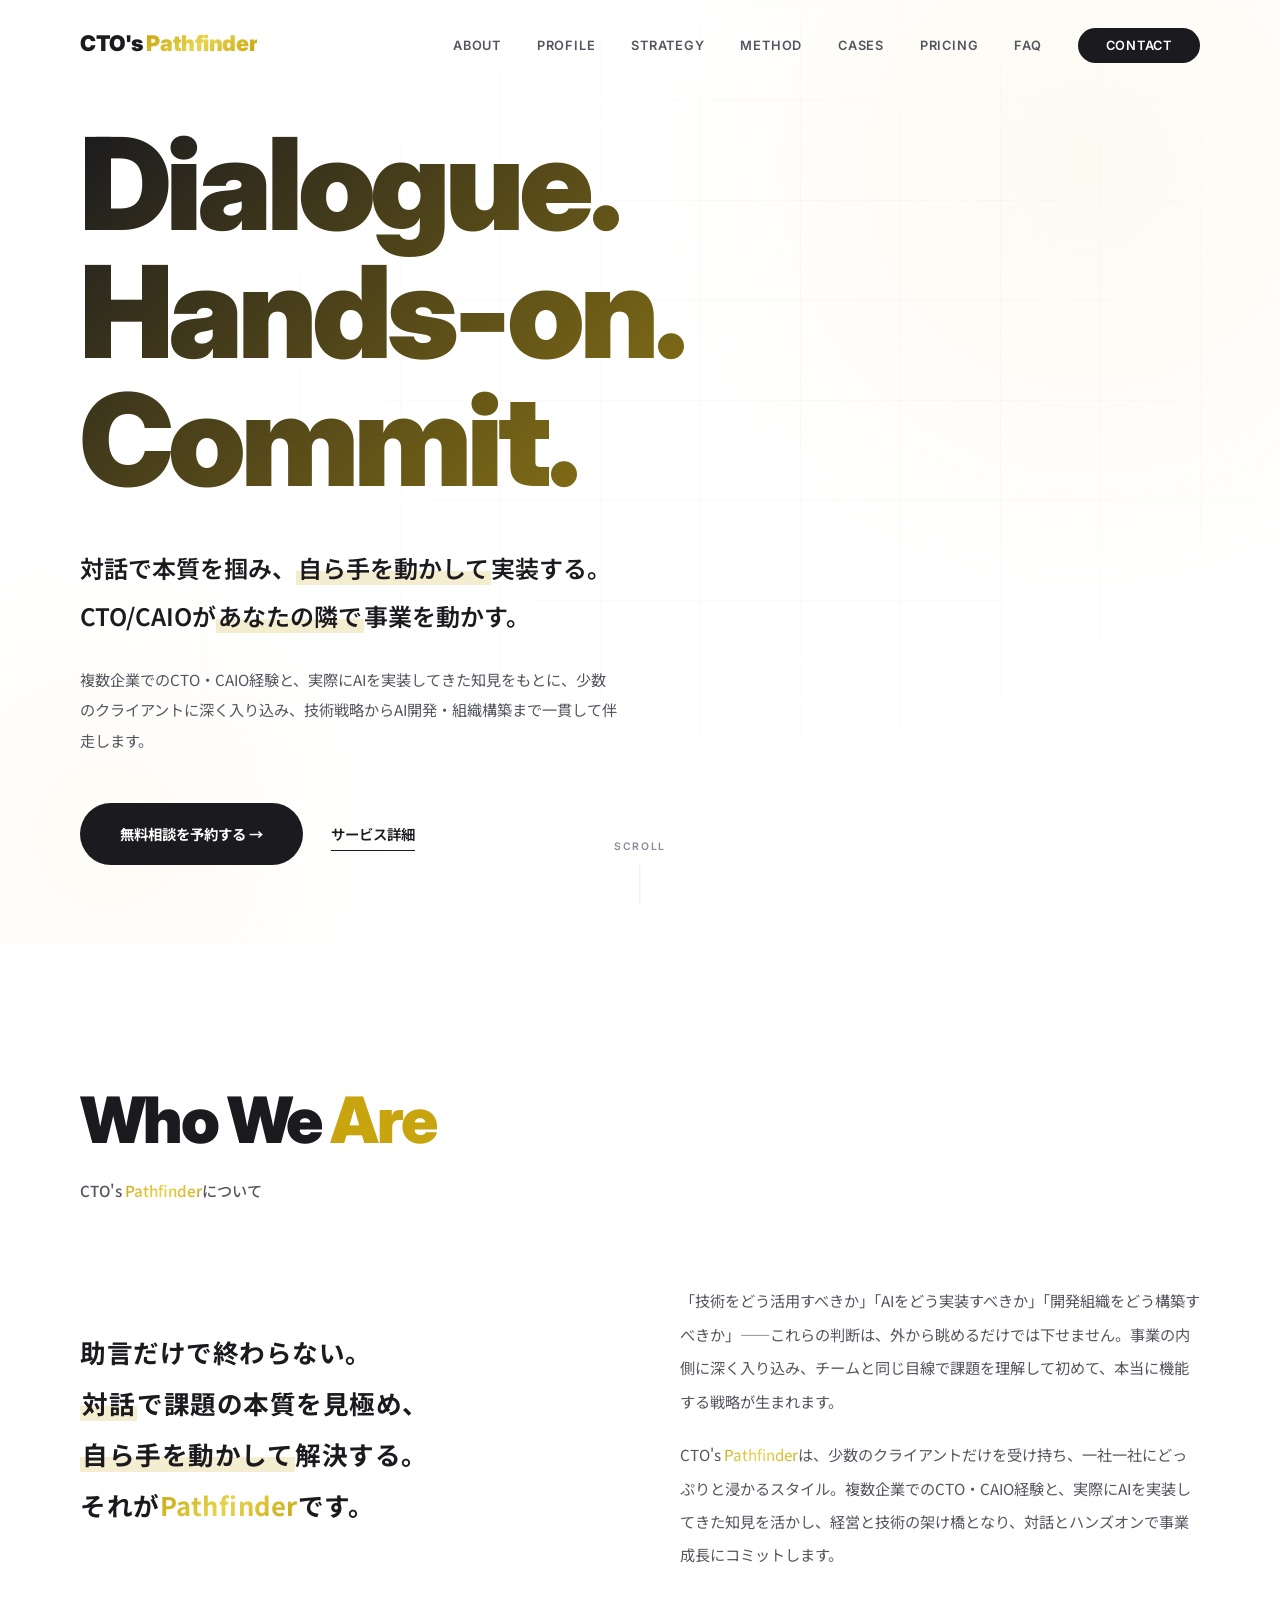
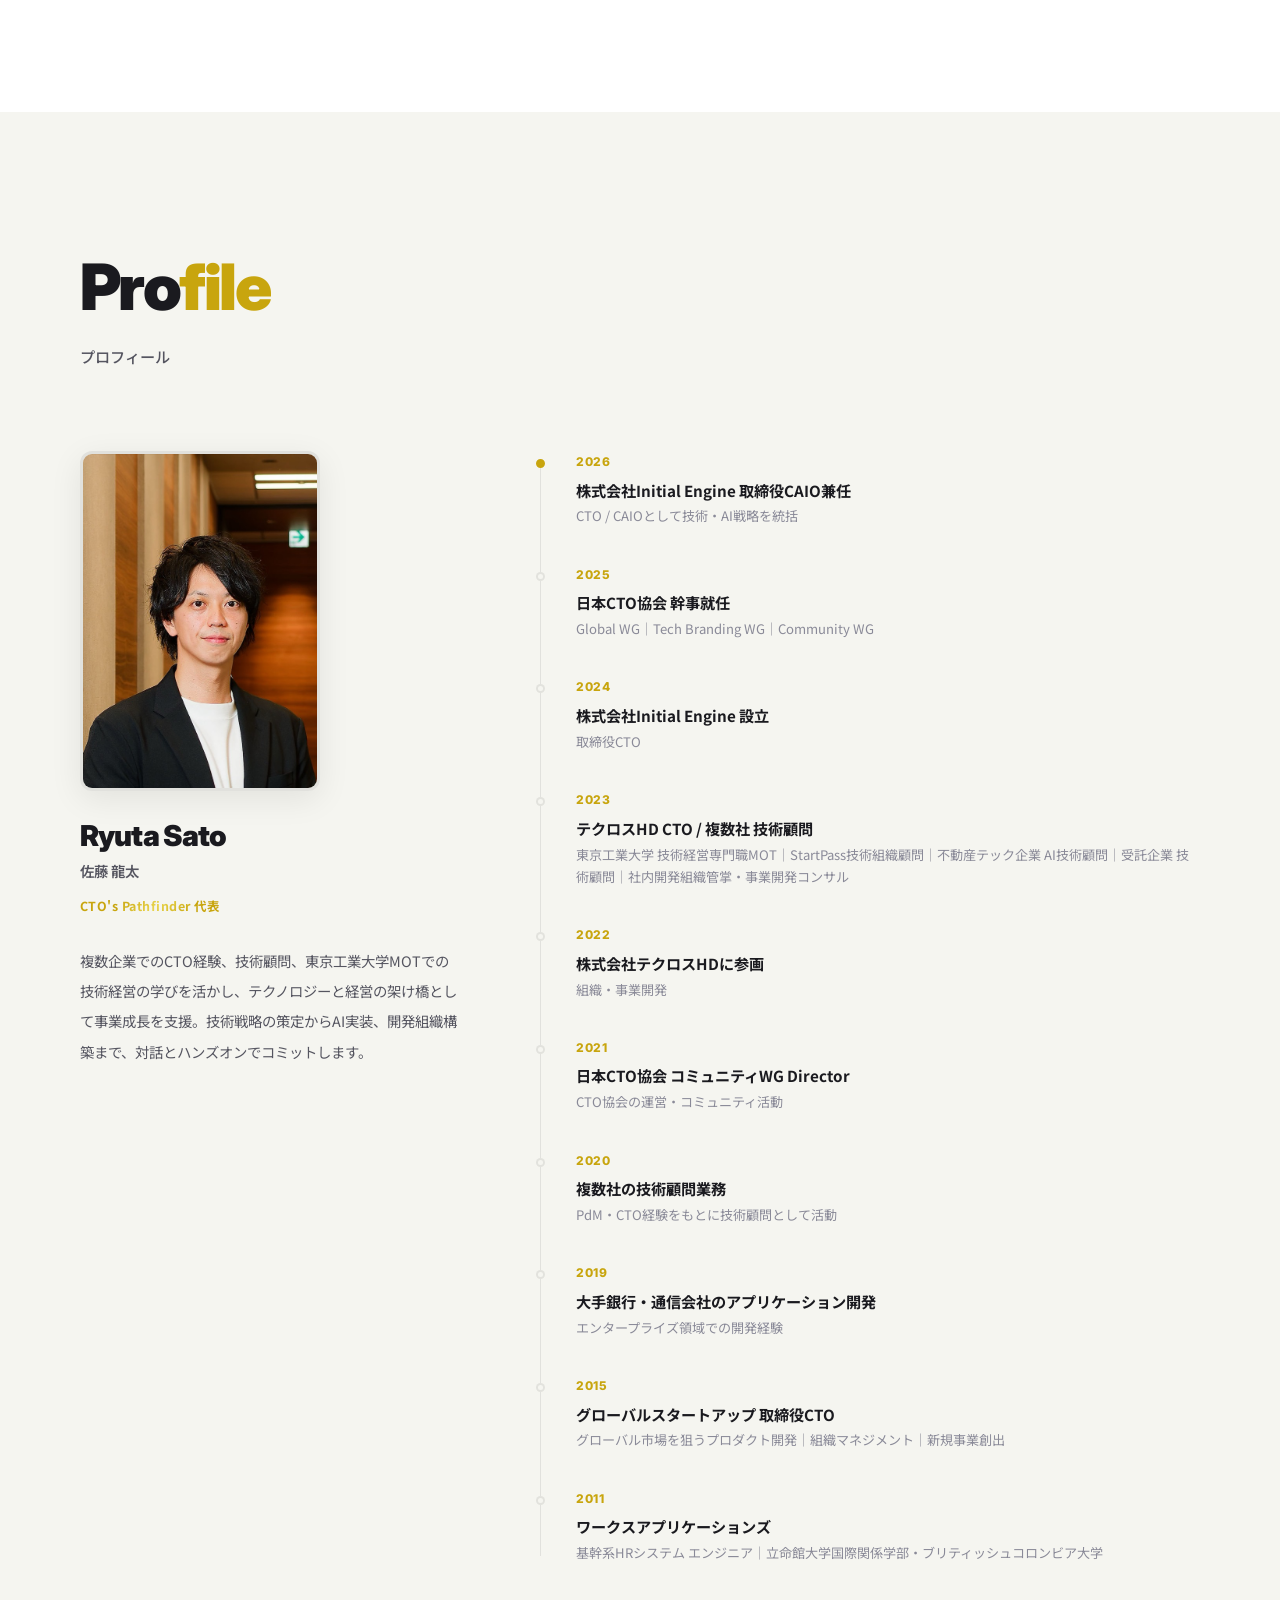
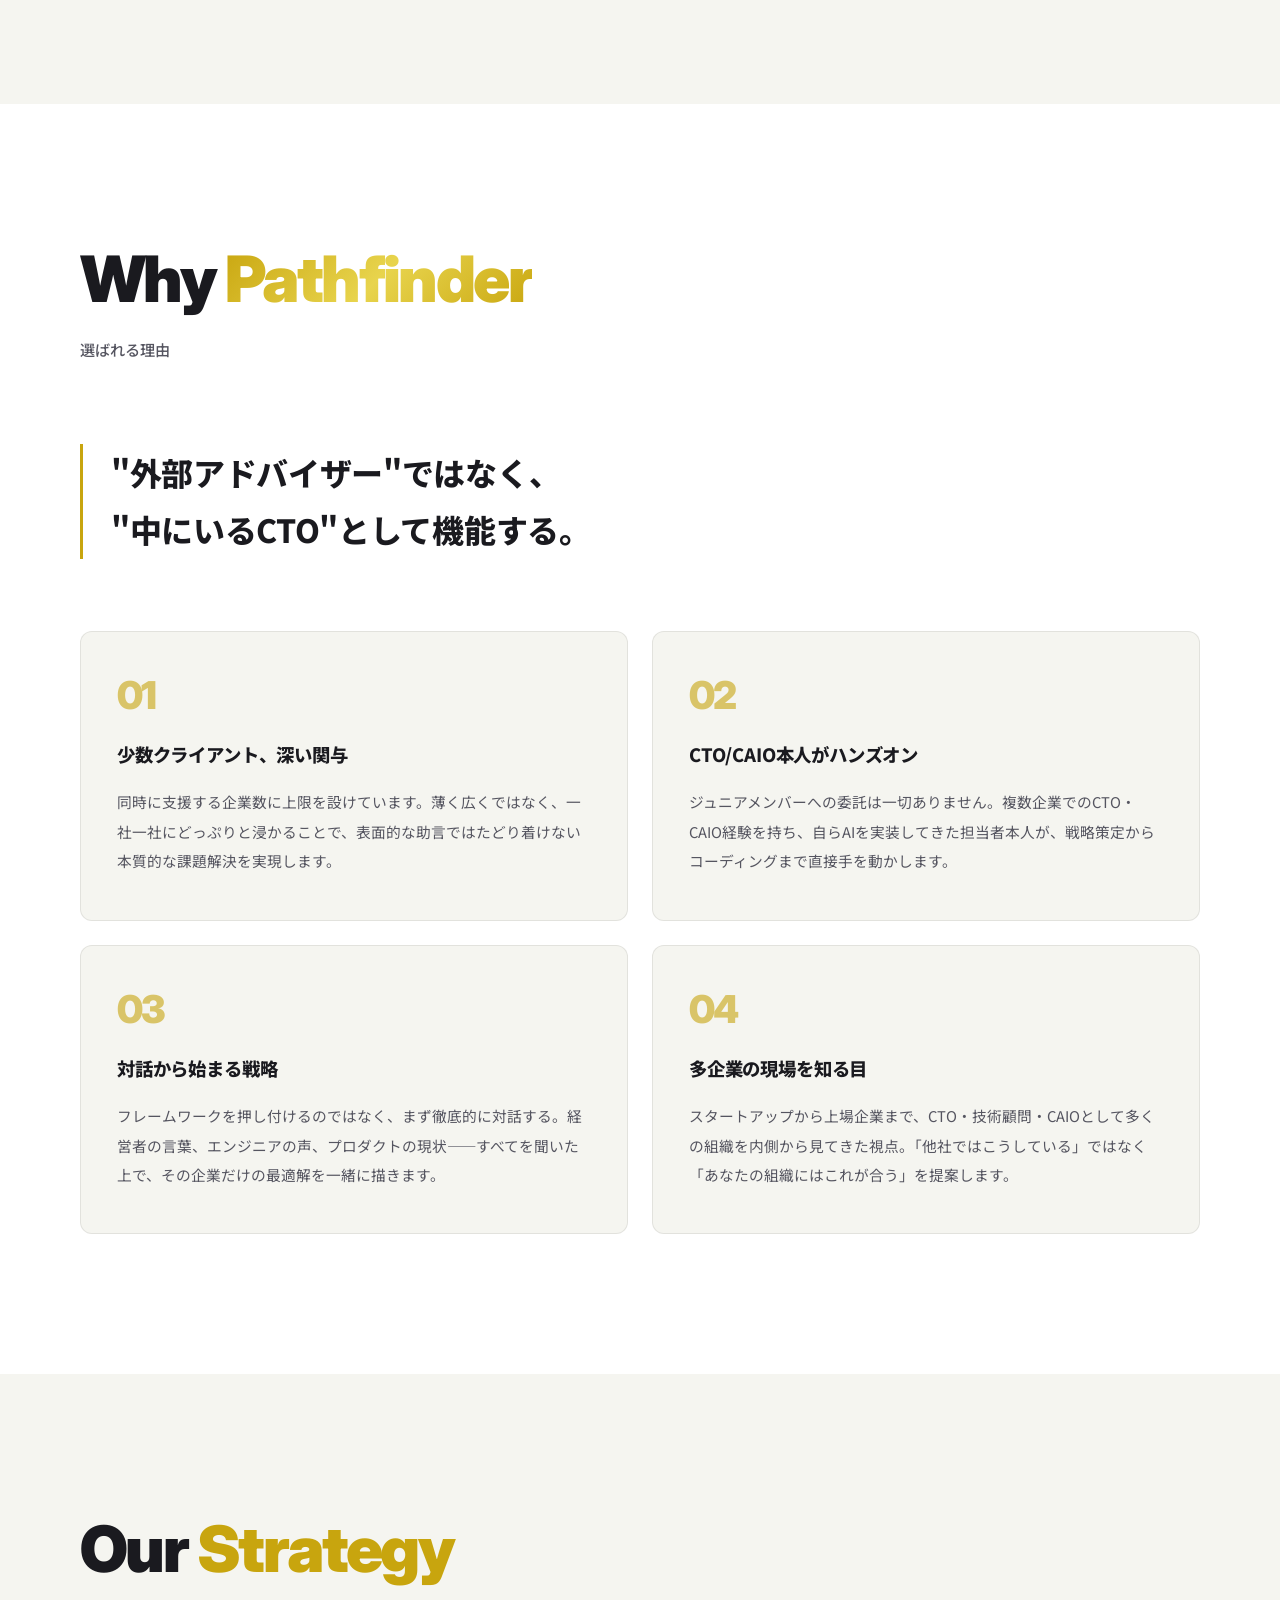
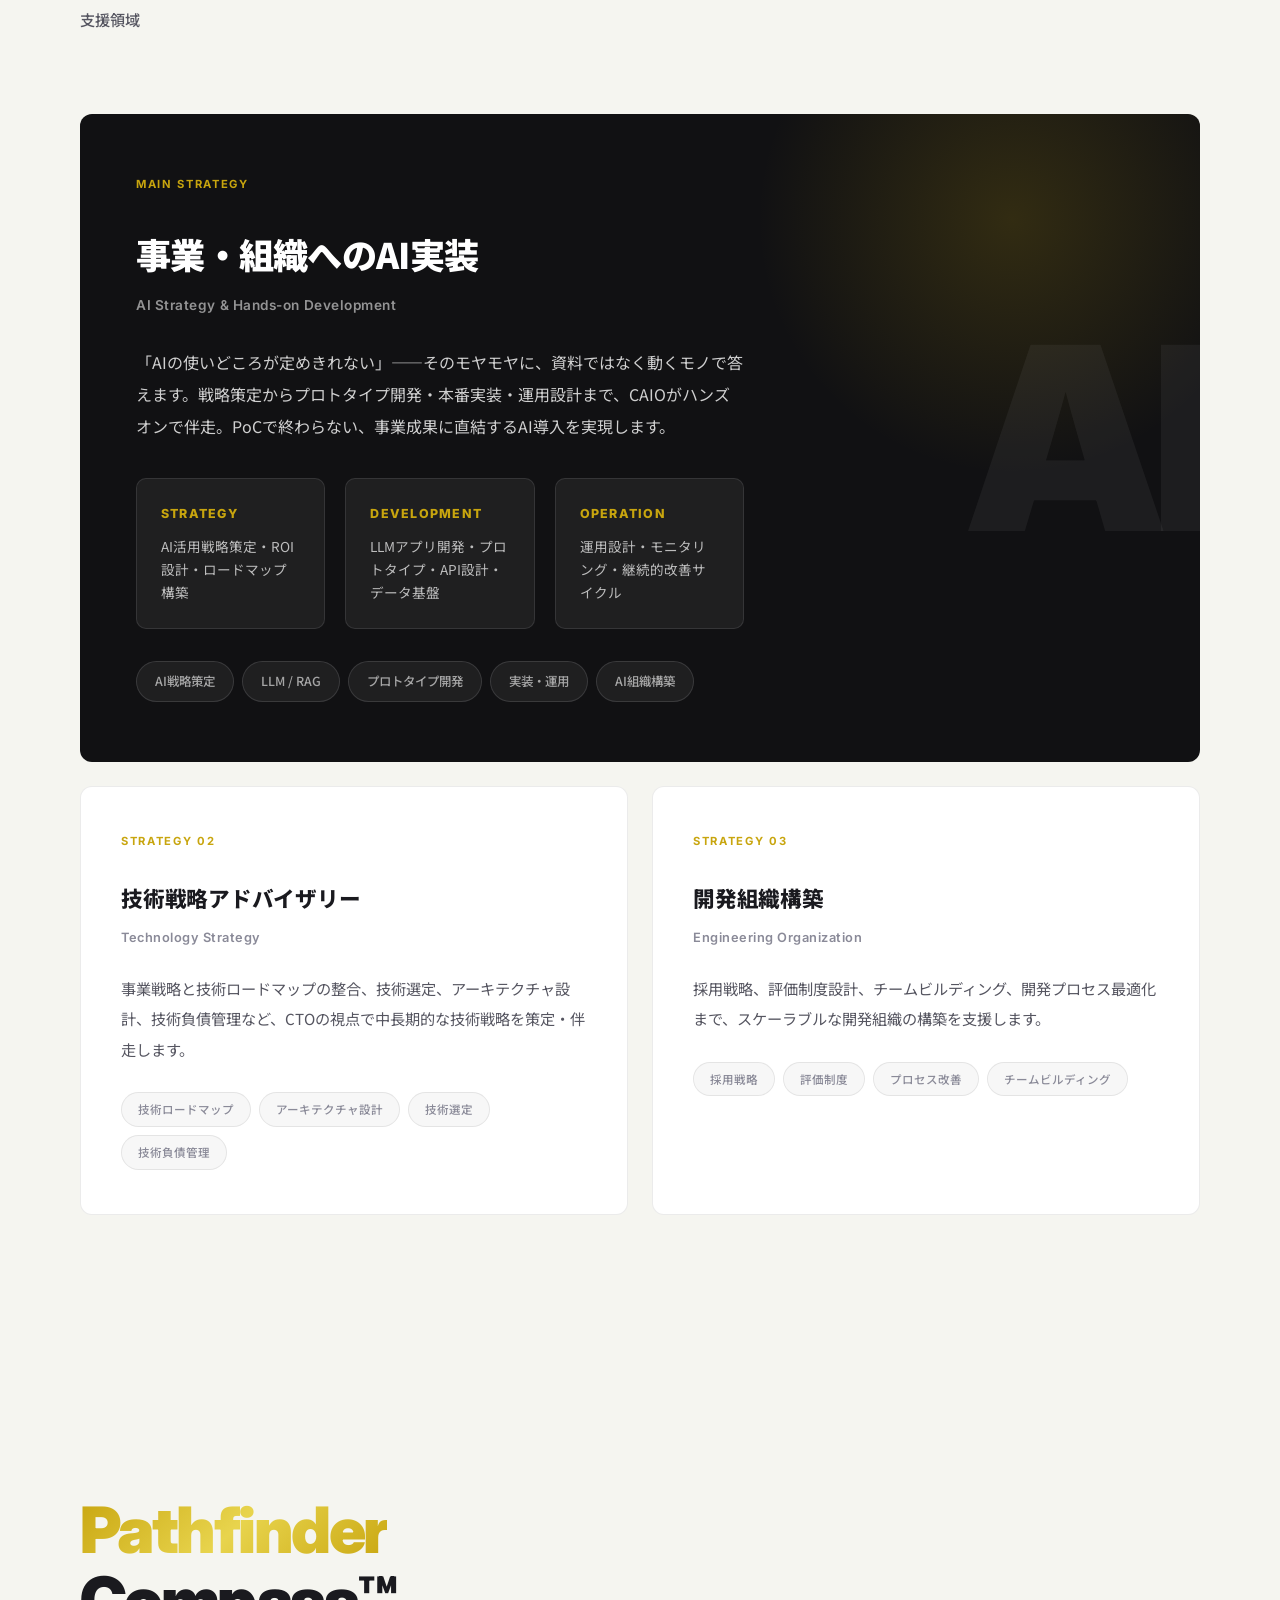
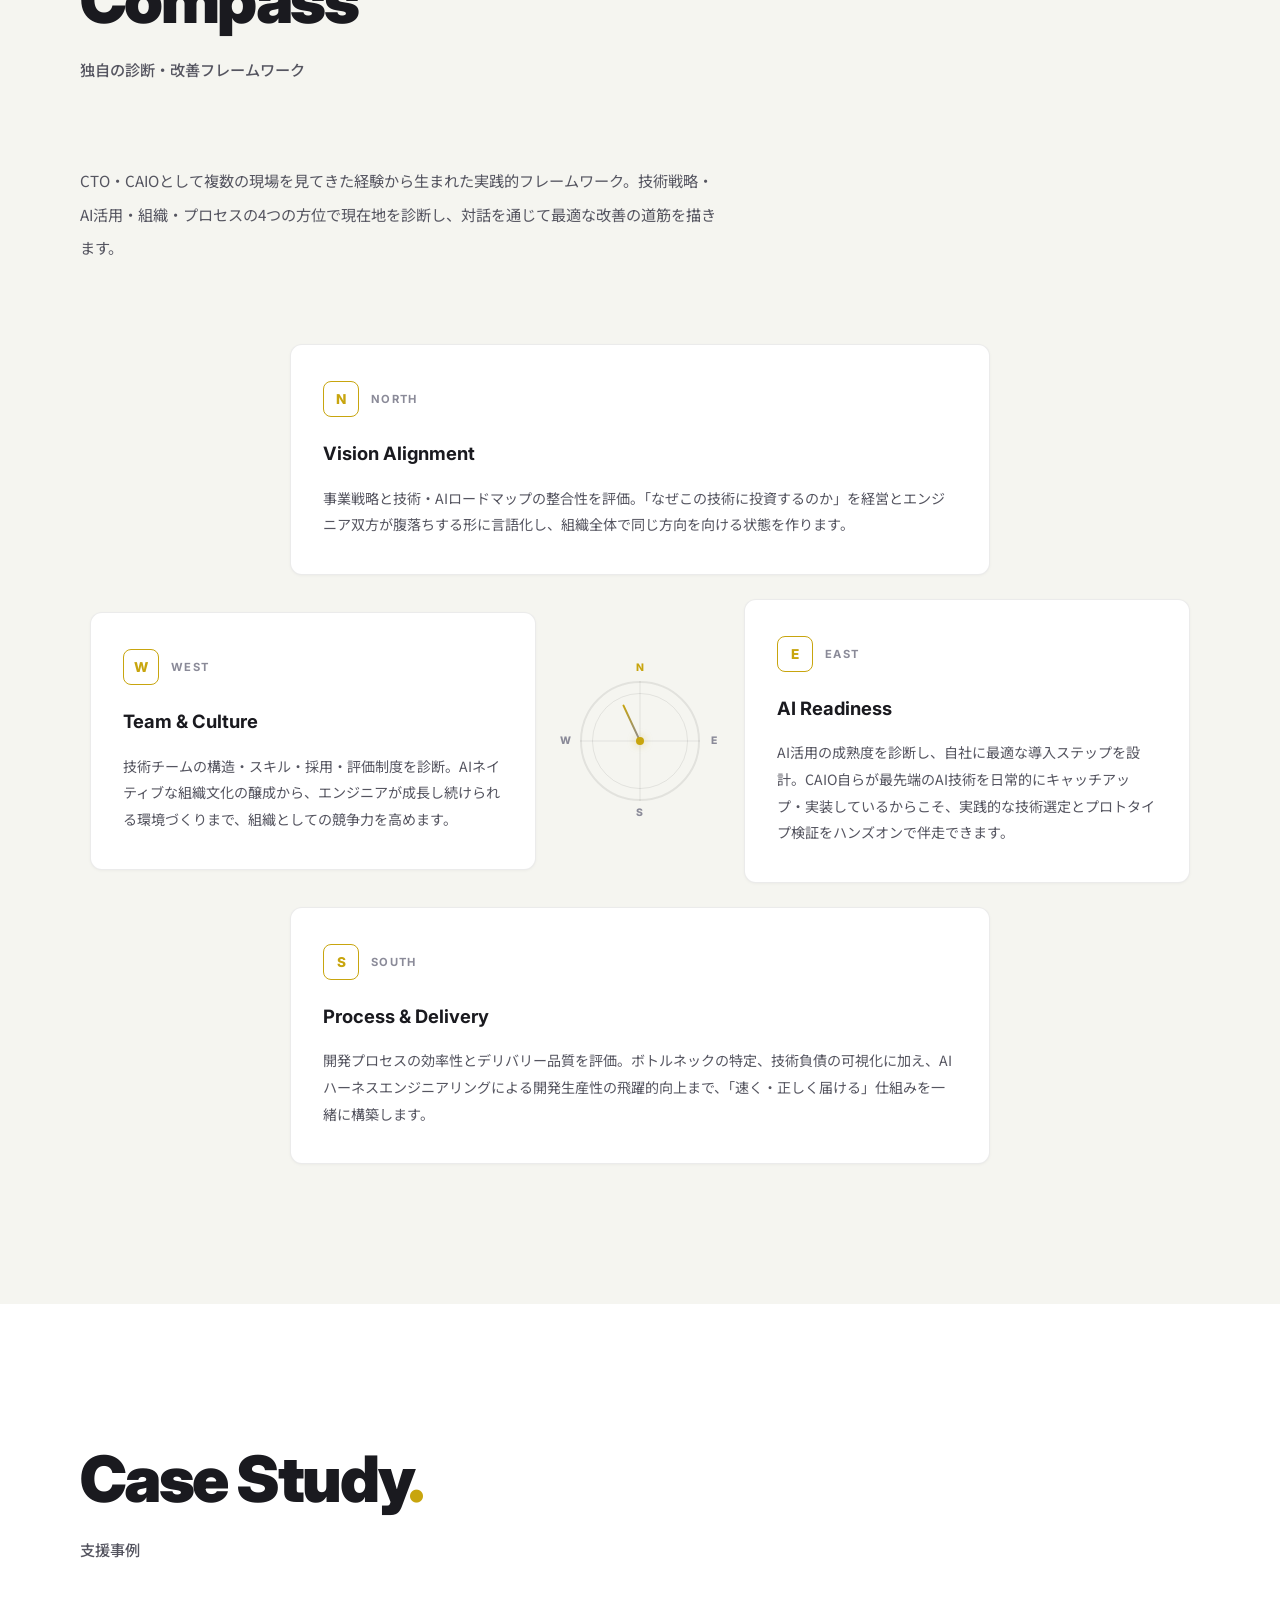
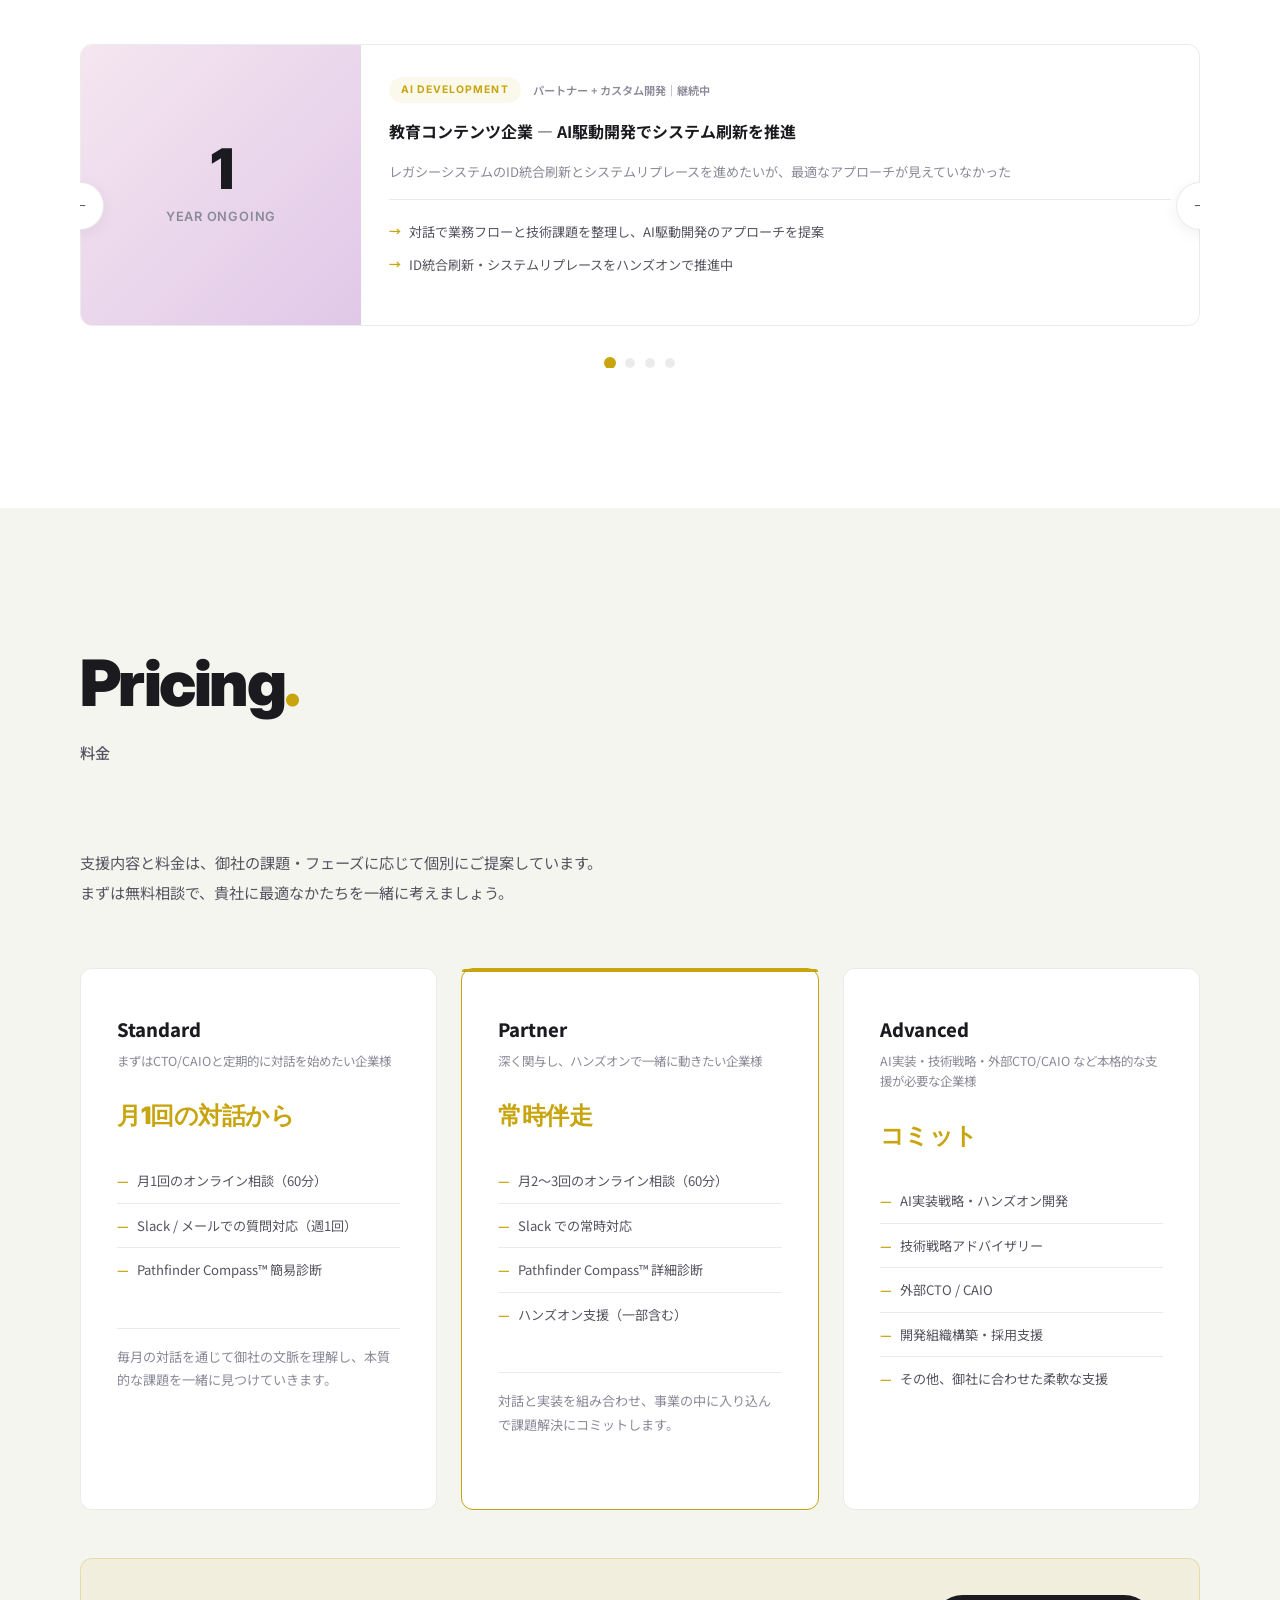
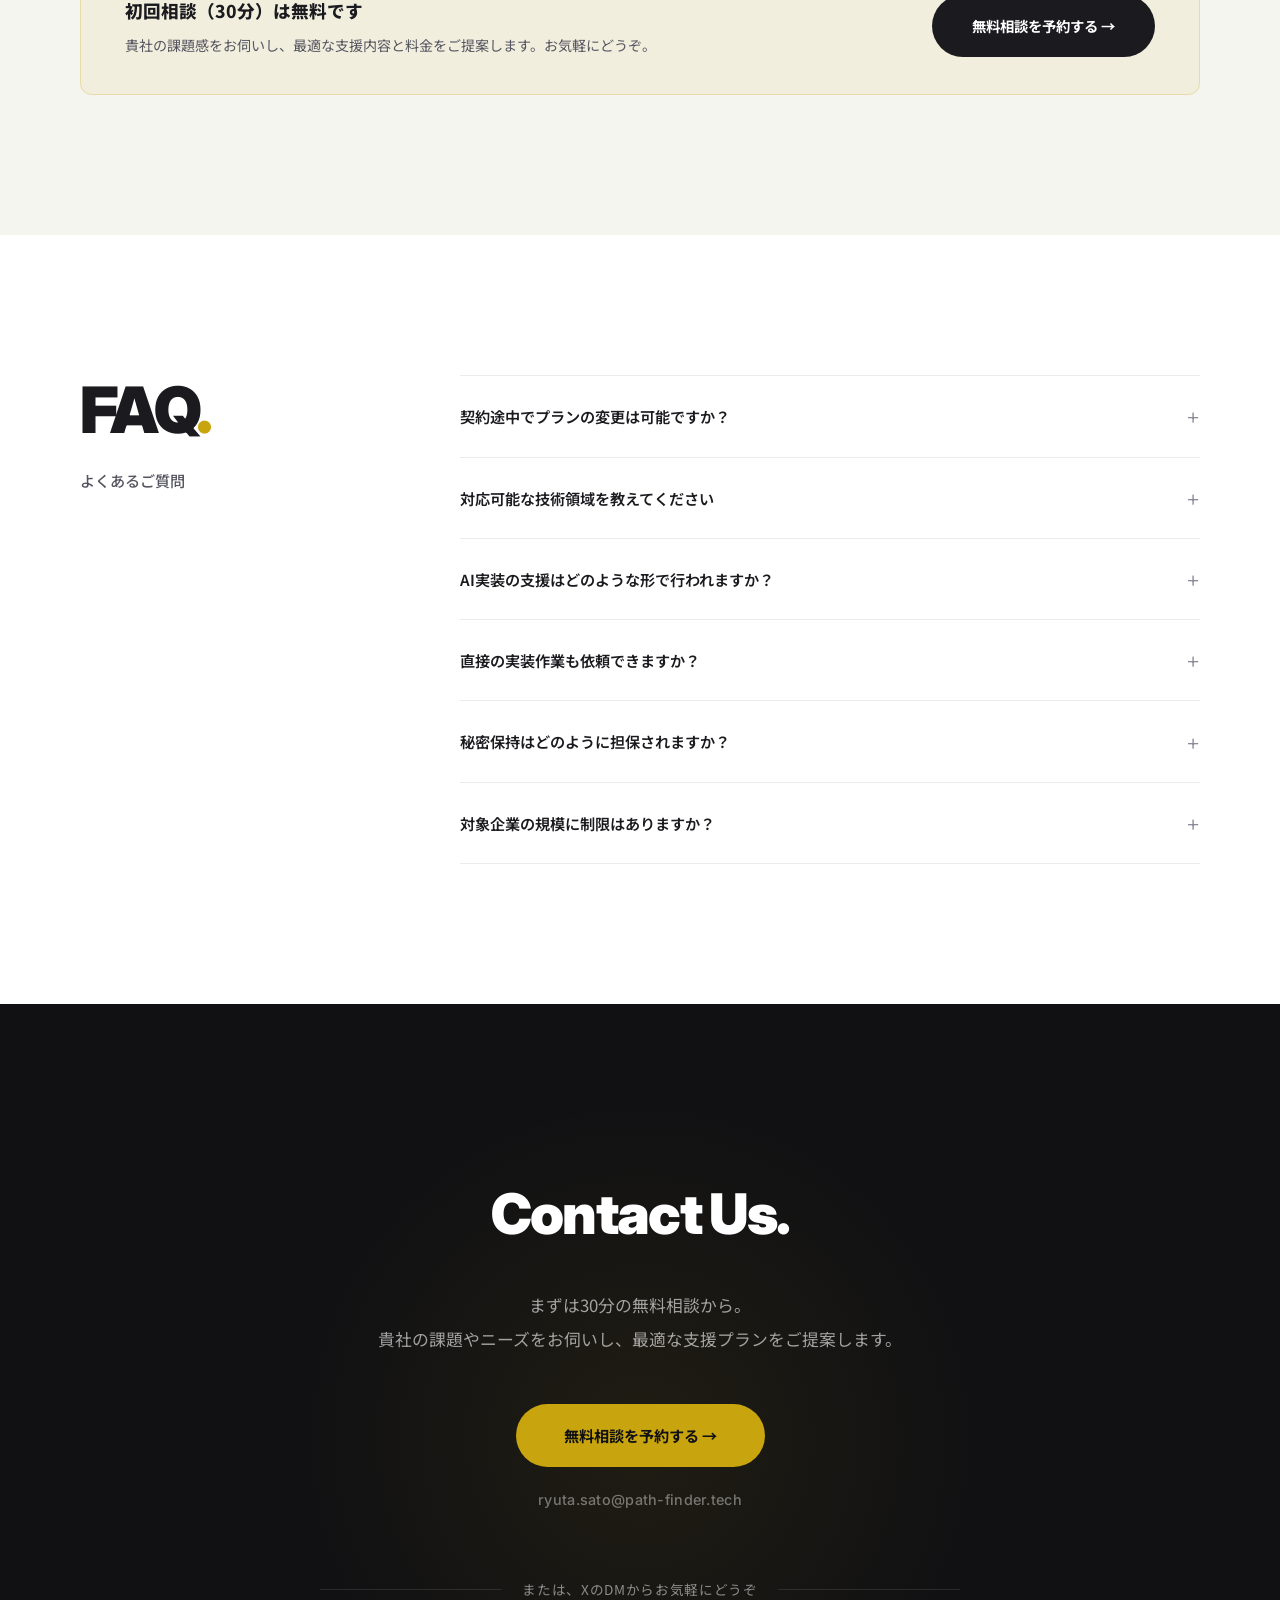
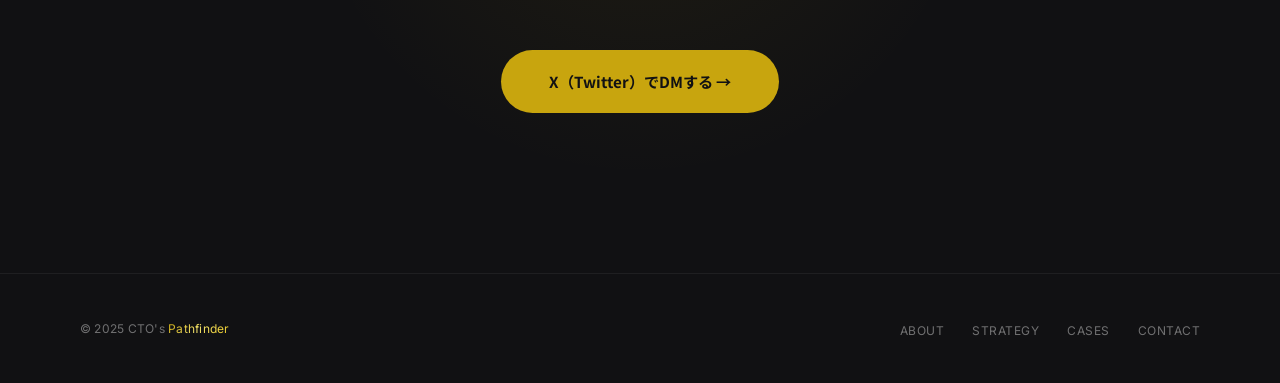
<file: index.html>
<!DOCTYPE html>
<html lang="ja">
<head>
  <meta charset="UTF-8" />
  <link rel="icon" href="/favicon.ico" sizes="any" />
  <link rel="icon" href="/favicon.png" type="image/png" />
  <!-- Google tag (gtag.js) -->
  <script async src="https://www.googletagmanager.com/gtag/js?id=G-5LH020EWQ0"></script>
  <script>
    window.dataLayer = window.dataLayer || [];
    function gtag(){dataLayer.push(arguments);}
    gtag('js', new Date());
    gtag('config', 'G-5LH020EWQ0');
  </script>
  <meta name="viewport" content="width=device-width, initial-scale=1.0" />
  <title>CTO's Pathfinder — 技術戦略とAI実装で事業成長を導く</title>
  <meta name="description" content="CTO経験者が技術戦略・AI実装・開発組織構築を対話とハンズオンで伴走支援。少数のクライアントに深く入り込み、事業成長にコミットします。" />
  <!-- OGP -->
  <meta property="og:title" content="CTO's Pathfinder — 技術戦略とAI実装で事業成長を導く" />
  <meta property="og:description" content="対話で本質を掴み、自ら手を動かして実装する。CTO/CAIOが技術戦略からAI開発・組織構築まで一貫して伴走します。" />
  <meta property="og:type" content="website" />
  <meta property="og:url" content="https://cto-pathfinder.com/" />
  <meta property="og:image" content="https://cto-pathfinder.com/images/ogp.png" />
  <meta property="og:site_name" content="CTO's Pathfinder" />
  <meta property="og:locale" content="ja_JP" />
  <!-- Twitter Card -->
  <meta name="twitter:card" content="summary_large_image" />
  <meta name="twitter:title" content="CTO's Pathfinder — 技術戦略とAI実装で事業成長を導く" />
  <meta name="twitter:description" content="対話で本質を掴み、自ら手を動かして実装する。CTO/CAIOが技術戦略からAI開発・組織構築まで一貫して伴走します。" />
  <meta name="twitter:image" content="https://cto-pathfinder.com/images/ogp.png" />
  <link rel="preconnect" href="https://fonts.googleapis.com" />
  <link rel="preconnect" href="https://fonts.gstatic.com" crossorigin />
  <link href="https://fonts.googleapis.com/css2?family=Inter:wght@400;500;600;700;800;900&family=Noto+Sans+JP:wght@400;500;600;700;800;900&display=swap" rel="stylesheet" />
  <link rel="stylesheet" href="css/style.css" />
  <!-- Cal.com embed -->
  <script type="text/javascript">
    (function (C, A, L) { let p = function (a, ar) { a.q.push(ar); }; let d = C.document; C.Cal = C.Cal || function () { let cal = C.Cal; let ar = arguments; if (!cal.loaded) { cal.ns = {}; cal.q = cal.q || []; d.head.appendChild(d.createElement("script")).src = A; cal.loaded = true; } if (ar[0] === L) { const api = function () { p(api, arguments); }; const namespace = ar[1]; api.q = api.q || []; if(typeof namespace === "string"){cal.ns[namespace] = cal.ns[namespace] || api;p(cal.ns[namespace], ar);p(cal, ["initNamespace", namespace]);} else p(cal, ar); return;} p(cal, ar); }; })(window, "https://app.cal.com/embed/embed.js", "init");
    Cal("init", {origin:"https://cal.com"});
    Cal("ui", {"theme":"light","styles":{"branding":{"brandColor":"#c8a50e"}}});
  </script>
</head>
<body>

  <!-- ===== Navigation ===== -->
  <nav class="nav">
    <div class="container nav-inner">
      <a href="#" class="nav-logo">CTO's <span>Pathfinder</span></a>
      <ul class="nav-links">
        <li><a href="#about">About</a></li>
        <li><a href="#profile">Profile</a></li>
        <li><a href="#strategy">Strategy</a></li>
        <li><a href="#method">Method</a></li>
        <li><a href="#cases">Cases</a></li>
        <li><a href="#pricing">Pricing</a></li>
        <li><a href="#faq">FAQ</a></li>
        <li><a href="#contact" class="nav-cta">Contact</a></li>
      </ul>
      <button class="nav-toggle" aria-label="メニュー">
        <span></span><span></span><span></span>
      </button>
    </div>
  </nav>

  <!-- ===== Hero ===== -->
  <section class="hero">
    <div class="hero-bg">
      <div class="hero-bg-gradient"></div>
      <div class="hero-bg-gradient-2"></div>
      <div class="hero-grid"></div>
    </div>
    <div class="container hero-content">
      <div class="hero-eyecatch fade-in">
        <span class="line">Dialogue.</span>
        <span class="line">Hands-on.</span>
        <span class="line">Commit.</span>
      </div>
      <p class="hero-tagline fade-in fade-in-delay-1">
        対話で本質を掴み、<span class="em">自ら手を動かして</span>実装する。<br />
        CTO/CAIOが<span class="em">あなたの隣で</span>事業を動かす。
      </p>
      <p class="hero-description fade-in fade-in-delay-2">
        複数企業でのCTO・CAIO経験と、実際にAIを実装してきた知見をもとに、少数のクライアントに深く入り込み、技術戦略からAI開発・組織構築まで一貫して伴走します。
      </p>
      <div class="hero-actions fade-in fade-in-delay-3">
        <a data-cal-link="ryuucham/30min" data-cal-config='{"theme":"light"}' class="btn-primary" style="cursor:pointer;">無料相談を予約する →</a>
        <a href="#strategy" class="btn-ghost">サービス詳細</a>
      </div>
    </div>
    <div class="hero-scroll">
      <span>Scroll</span>
      <div class="hero-scroll-line"></div>
    </div>
  </section>

  <!-- ===== Who We Are ===== -->
  <section class="section about-section" id="about">
    <div class="container">
      <div class="section-header fade-in">
        <span class="section-en">Who We <span class="accent">Are</span></span>
        <span class="section-jp">CTO's <span class="shimmer">Pathfinder</span>について</span>
      </div>
      <div class="about-layout">
        <div class="about-lead fade-in">
          助言だけで終わらない。<br />
          <span class="em">対話</span>で課題の本質を見極め、<br />
          <span class="em">自ら手を動かして</span>解決する。<br />
          それが<span class="shimmer">Pathfinder</span>です。
        </div>
        <div class="about-text fade-in fade-in-delay-1">
          <p>「技術をどう活用すべきか」「AIをどう実装すべきか」「開発組織をどう構築すべきか」——これらの判断は、外から眺めるだけでは下せません。事業の内側に深く入り込み、チームと同じ目線で課題を理解して初めて、本当に機能する戦略が生まれます。</p>
          <p>CTO's <span class="shimmer">Pathfinder</span>は、少数のクライアントだけを受け持ち、一社一社にどっぷりと浸かるスタイル。複数企業でのCTO・CAIO経験と、実際にAIを実装してきた知見を活かし、経営と技術の架け橋となり、対話とハンズオンで事業成長にコミットします。</p>
        </div>
      </div>
    </div>
  </section>

  <!-- ===== Profile ===== -->
  <section class="section profile-section" id="profile">
    <div class="container">
      <div class="section-header fade-in">
        <span class="section-en">Pro<span class="accent">file</span></span>
        <span class="section-jp">プロフィール</span>
      </div>
      <div class="profile-layout">
        <div class="profile-intro fade-in">
          <div class="profile-photo">
            <img src="images/profile.jpg" alt="佐藤 龍太" />
          </div>
          <div class="profile-name-en">Ryuta Sato</div>
          <div class="profile-name-jp">佐藤 龍太</div>
          <div class="profile-role">CTO's <span class="shimmer">Pathfinder</span> 代表</div>
          <p class="profile-bio">
            複数企業でのCTO経験、技術顧問、東京工業大学MOTでの技術経営の学びを活かし、テクノロジーと経営の架け橋として事業成長を支援。技術戦略の策定からAI実装、開発組織構築まで、対話とハンズオンでコミットします。
          </p>
        </div>
        <div class="profile-timeline fade-in fade-in-delay-1">
          <div class="timeline">
            <div class="timeline-item">
              <div class="timeline-year">2026</div>
              <div class="timeline-content">
                <div class="timeline-title">株式会社Initial Engine 取締役CAIO兼任</div>
                <div class="timeline-desc">CTO / CAIOとして技術・AI戦略を統括</div>
              </div>
            </div>
            <div class="timeline-item">
              <div class="timeline-year">2025</div>
              <div class="timeline-content">
                <div class="timeline-title">日本CTO協会 幹事就任</div>
                <div class="timeline-desc">Global WG｜Tech Branding WG｜Community WG</div>
              </div>
            </div>
            <div class="timeline-item">
              <div class="timeline-year">2024</div>
              <div class="timeline-content">
                <div class="timeline-title">株式会社Initial Engine 設立</div>
                <div class="timeline-desc">取締役CTO</div>
              </div>
            </div>
            <div class="timeline-item">
              <div class="timeline-year">2023</div>
              <div class="timeline-content">
                <div class="timeline-title">テクロスHD CTO / 複数社 技術顧問</div>
                <div class="timeline-desc">東京工業大学 技術経営専門職MOT｜StartPass技術組織顧問｜不動産テック企業 AI技術顧問｜受託企業 技術顧問｜社内開発組織管掌・事業開発コンサル</div>
              </div>
            </div>
            <div class="timeline-item">
              <div class="timeline-year">2022</div>
              <div class="timeline-content">
                <div class="timeline-title">株式会社テクロスHDに参画</div>
                <div class="timeline-desc">組織・事業開発</div>
              </div>
            </div>
            <div class="timeline-item">
              <div class="timeline-year">2021</div>
              <div class="timeline-content">
                <div class="timeline-title">日本CTO協会 コミュニティWG Director</div>
                <div class="timeline-desc">CTO協会の運営・コミュニティ活動</div>
              </div>
            </div>
            <div class="timeline-item">
              <div class="timeline-year">2020</div>
              <div class="timeline-content">
                <div class="timeline-title">複数社の技術顧問業務</div>
                <div class="timeline-desc">PdM・CTO経験をもとに技術顧問として活動</div>
              </div>
            </div>
            <div class="timeline-item">
              <div class="timeline-year">2019</div>
              <div class="timeline-content">
                <div class="timeline-title">大手銀行・通信会社のアプリケーション開発</div>
                <div class="timeline-desc">エンタープライズ領域での開発経験</div>
              </div>
            </div>
            <div class="timeline-item">
              <div class="timeline-year">2015</div>
              <div class="timeline-content">
                <div class="timeline-title">グローバルスタートアップ 取締役CTO</div>
                <div class="timeline-desc">グローバル市場を狙うプロダクト開発｜組織マネジメント｜新規事業創出</div>
              </div>
            </div>
            <div class="timeline-item">
              <div class="timeline-year">2011</div>
              <div class="timeline-content">
                <div class="timeline-title">ワークスアプリケーションズ</div>
                <div class="timeline-desc">基幹系HRシステム エンジニア｜立命館大学国際関係学部・ブリティッシュコロンビア大学</div>
              </div>
            </div>
          </div>
        </div>
      </div>
    </div>
  </section>

  <!-- ===== Value / Why Pathfinder ===== -->
  <section class="section value-section">
    <div class="container">
      <div class="section-header fade-in">
        <span class="section-en">Why <span class="accent shimmer">Pathfinder</span></span>
        <span class="section-jp">選ばれる理由</span>
      </div>

      <div class="value-statement fade-in">
        <p class="value-quote">"外部アドバイザー"ではなく、<br />"中にいるCTO"として機能する。</p>
      </div>

      <div class="value-grid">
        <div class="value-card fade-in fade-in-delay-1">
          <div class="value-icon">01</div>
          <h3>少数クライアント、深い関与</h3>
          <p>同時に支援する企業数に上限を設けています。薄く広くではなく、一社一社にどっぷりと浸かることで、表面的な助言ではたどり着けない本質的な課題解決を実現します。</p>
        </div>
        <div class="value-card fade-in fade-in-delay-2">
          <div class="value-icon">02</div>
          <h3>CTO/CAIO本人がハンズオン</h3>
          <p>ジュニアメンバーへの委託は一切ありません。複数企業でのCTO・CAIO経験を持ち、自らAIを実装してきた担当者本人が、戦略策定からコーディングまで直接手を動かします。</p>
        </div>
        <div class="value-card fade-in fade-in-delay-3">
          <div class="value-icon">03</div>
          <h3>対話から始まる戦略</h3>
          <p>フレームワークを押し付けるのではなく、まず徹底的に対話する。経営者の言葉、エンジニアの声、プロダクトの現状——すべてを聞いた上で、その企業だけの最適解を一緒に描きます。</p>
        </div>
        <div class="value-card fade-in fade-in-delay-4">
          <div class="value-icon">04</div>
          <h3>多企業の現場を知る目</h3>
          <p>スタートアップから上場企業まで、CTO・技術顧問・CAIOとして多くの組織を内側から見てきた視点。「他社ではこうしている」ではなく「あなたの組織にはこれが合う」を提案します。</p>
        </div>
      </div>
    </div>
  </section>

  <!-- ===== Strategy / Services ===== -->
  <section class="section strategy-section" id="strategy">
    <div class="container">
      <div class="section-header fade-in">
        <span class="section-en">Our <span class="accent">Strategy</span></span>
        <span class="section-jp">支援領域</span>
      </div>

      <!-- AI Hero Card -->
      <div class="strategy-hero fade-in">
        <div class="strategy-hero-bg">
          <div class="strategy-hero-gradient"></div>
          <div class="strategy-hero-label">AI</div>
        </div>
        <div class="strategy-hero-content">
          <div class="strategy-number">Main Strategy</div>
          <h3>事業・組織へのAI実装</h3>
          <span class="en">AI Strategy & Hands-on Development</span>
          <p>「AIの使いどころが定めきれない」——そのモヤモヤに、資料ではなく動くモノで答えます。戦略策定からプロトタイプ開発・本番実装・運用設計まで、CAIOがハンズオンで伴走。PoCで終わらない、事業成果に直結するAI導入を実現します。</p>
          <div class="strategy-hero-items">
            <div class="strategy-hero-item">
              <div class="strategy-hero-item-title">Strategy</div>
              <div class="strategy-hero-item-desc">AI活用戦略策定・ROI設計・ロードマップ構築</div>
            </div>
            <div class="strategy-hero-item">
              <div class="strategy-hero-item-title">Development</div>
              <div class="strategy-hero-item-desc">LLMアプリ開発・プロトタイプ・API設計・データ基盤</div>
            </div>
            <div class="strategy-hero-item">
              <div class="strategy-hero-item-title">Operation</div>
              <div class="strategy-hero-item-desc">運用設計・モニタリング・継続的改善サイクル</div>
            </div>
          </div>
          <div class="strategy-tags">
            <span class="strategy-tag">AI戦略策定</span>
            <span class="strategy-tag">LLM / RAG</span>
            <span class="strategy-tag">プロトタイプ開発</span>
            <span class="strategy-tag">実装・運用</span>
            <span class="strategy-tag">AI組織構築</span>
          </div>
        </div>
      </div>

      <!-- Sub Cards -->
      <div class="strategy-sub-grid">
        <div class="strategy-sub-card fade-in fade-in-delay-1">
          <div class="strategy-number">Strategy 02</div>
          <h3>技術戦略アドバイザリー</h3>
          <span class="en">Technology Strategy</span>
          <p>事業戦略と技術ロードマップの整合、技術選定、アーキテクチャ設計、技術負債管理など、CTOの視点で中長期的な技術戦略を策定・伴走します。</p>
          <div class="strategy-tags">
            <span class="strategy-tag">技術ロードマップ</span>
            <span class="strategy-tag">アーキテクチャ設計</span>
            <span class="strategy-tag">技術選定</span>
            <span class="strategy-tag">技術負債管理</span>
          </div>
        </div>
        <div class="strategy-sub-card fade-in fade-in-delay-2">
          <div class="strategy-number">Strategy 03</div>
          <h3>開発組織構築</h3>
          <span class="en">Engineering Organization</span>
          <p>採用戦略、評価制度設計、チームビルディング、開発プロセス最適化まで、スケーラブルな開発組織の構築を支援します。</p>
          <div class="strategy-tags">
            <span class="strategy-tag">採用戦略</span>
            <span class="strategy-tag">評価制度</span>
            <span class="strategy-tag">プロセス改善</span>
            <span class="strategy-tag">チームビルディング</span>
          </div>
        </div>
      </div>

    </div>
  </section>

  <!-- ===== Compass / Method ===== -->
  <section class="section compass-section" id="method">
    <div class="container">
      <div class="section-header fade-in">
        <span class="section-en"><span class="shimmer">Pathfinder</span><br />Compass&trade;</span>
        <span class="section-jp">独自の診断・改善フレームワーク</span>
      </div>
      <div class="compass-intro fade-in">
        <p>CTO・CAIOとして複数の現場を見てきた経験から生まれた実践的フレームワーク。技術戦略・AI活用・組織・プロセスの4つの方位で現在地を診断し、対話を通じて最適な改善の道筋を描きます。</p>
      </div>
      <div class="compass-layout">
        <!-- North -->
        <div class="compass-card compass-n fade-in fade-in-delay-1">
          <div class="compass-direction">
            <div class="arrow">N</div>
            <span class="dir-label">North</span>
          </div>
          <h3>Vision Alignment</h3>
          <p>事業戦略と技術・AIロードマップの整合性を評価。「なぜこの技術に投資するのか」を経営とエンジニア双方が腹落ちする形に言語化し、組織全体で同じ方向を向ける状態を作ります。</p>
        </div>
        <!-- West -->
        <div class="compass-card compass-w fade-in fade-in-delay-2">
          <div class="compass-direction">
            <div class="arrow">W</div>
            <span class="dir-label">West</span>
          </div>
          <h3>Team & Culture</h3>
          <p>技術チームの構造・スキル・採用・評価制度を診断。AIネイティブな組織文化の醸成から、エンジニアが成長し続けられる環境づくりまで、組織としての競争力を高めます。</p>
        </div>
        <!-- Center compass rose -->
        <div class="compass-center fade-in">
          <div class="compass-rose">
            <div class="compass-rose-ring"></div>
            <div class="compass-rose-crosshair"></div>
            <div class="compass-rose-crosshair compass-rose-crosshair-h"></div>
            <div class="compass-rose-needle"></div>
            <span class="compass-rose-label compass-rose-n">N</span>
            <span class="compass-rose-label compass-rose-e">E</span>
            <span class="compass-rose-label compass-rose-s">S</span>
            <span class="compass-rose-label compass-rose-w">W</span>
            <div class="compass-rose-center-dot"></div>
          </div>
        </div>
        <!-- East -->
        <div class="compass-card compass-e fade-in fade-in-delay-3">
          <div class="compass-direction">
            <div class="arrow">E</div>
            <span class="dir-label">East</span>
          </div>
          <h3>AI Readiness</h3>
          <p>AI活用の成熟度を診断し、自社に最適な導入ステップを設計。CAIO自らが最先端のAI技術を日常的にキャッチアップ・実装しているからこそ、実践的な技術選定とプロトタイプ検証をハンズオンで伴走できます。</p>
        </div>
        <!-- South -->
        <div class="compass-card compass-s fade-in fade-in-delay-4">
          <div class="compass-direction">
            <div class="arrow">S</div>
            <span class="dir-label">South</span>
          </div>
          <h3>Process & Delivery</h3>
          <p>開発プロセスの効率性とデリバリー品質を評価。ボトルネックの特定、技術負債の可視化に加え、AIハーネスエンジニアリングによる開発生産性の飛躍的向上まで、「速く・正しく届ける」仕組みを一緒に構築します。</p>
        </div>
      </div>
    </div>
  </section>

  <!-- ===== Cases ===== -->
  <section class="section cases-section" id="cases">
    <div class="container">
      <div class="section-header fade-in">
        <span class="section-en">Case Study<span class="accent">.</span></span>
        <span class="section-jp">支援事例</span>
      </div>
      <div class="carousel">
        <button class="carousel-btn carousel-prev" aria-label="前へ">&larr;</button>
        <div class="carousel-track">

        <div class="case-card">
          <div class="case-visual-wrap">
            <div class="case-visual case-visual-4">
              <div class="case-visual-inner">
                <div class="case-kpi">
                  <span class="case-kpi-number">1</span>
                  <span class="case-kpi-unit">year ongoing</span>
                </div>
              </div>
            </div>
          </div>
          <div class="case-body">
            <div class="case-meta">
              <span class="case-category">AI Development</span>
              <span class="case-plan">パートナー + カスタム開発｜継続中</span>
            </div>
            <h3>教育コンテンツ企業 — AI駆動開発でシステム刷新を推進</h3>
            <div class="case-challenge">レガシーシステムのID統合刷新とシステムリプレースを進めたいが、最適なアプローチが見えていなかった</div>
            <ul class="case-results">
              <li>対話で業務フローと技術課題を整理し、AI駆動開発のアプローチを提案</li>
              <li>ID統合刷新・システムリプレースをハンズオンで推進中</li>
            </ul>
          </div>
        </div>

        <div class="case-card">
          <div class="case-visual-wrap">
            <div class="case-visual case-visual-3">
              <div class="case-visual-inner">
                <div class="case-kpi">
                  <span class="case-kpi-number">20+</span>
                  <span class="case-kpi-unit">months ongoing</span>
                </div>
              </div>
            </div>
          </div>
          <div class="case-body">
            <div class="case-meta">
              <span class="case-category">AI / CTO</span>
              <span class="case-plan">外部CTO｜20ヶ月〜継続中</span>
            </div>
            <h3>不動産テック企業 — AI導入とエンジニア組織をゼロから構築</h3>
            <div class="case-challenge">AI技術の知見がなく、技術組織全体の方向性も定まっていなかった</div>
            <ul class="case-results">
              <li>外部CTOとして経営会議に参加し、技術戦略を共同策定</li>
              <li>隔週でAI・システムの知見を共有し、チーム全体のスキルを底上げ</li>
            </ul>
          </div>
        </div>

        <div class="case-card">
          <div class="case-visual-wrap">
            <div class="case-visual case-visual-2">
              <div class="case-visual-inner">
                <div class="case-kpi">
                  <span class="case-kpi-number">-70</span>
                  <span class="case-kpi-unit">% incidents</span>
                </div>
              </div>
            </div>
          </div>
          <div class="case-body">
            <div class="case-meta">
              <span class="case-category">Organization</span>
              <span class="case-plan">18ヶ月</span>
            </div>
            <h3>シリーズAスタートアップ — 障害70%減と離職率半減</h3>
            <div class="case-challenge">急成長で技術負債が蓄積し、障害が頻発。エンジニアの離職も相次いでいた</div>
            <ul class="case-results">
              <li>チームに入り込み、技術負債を可視化。計画的な解消で障害発生率70%減</li>
              <li>エンジニアとの対話からボトルネックを特定し、評価制度を設計・導入</li>
            </ul>
          </div>
        </div>

        <div class="case-card">
          <div class="case-visual-wrap">
            <div class="case-visual case-visual-1">
              <div class="case-visual-inner">
                <div class="case-kpi">
                  <span class="case-kpi-number">-2</span>
                  <span class="case-kpi-unit">months</span>
                </div>
              </div>
            </div>
          </div>
          <div class="case-body">
            <div class="case-meta">
              <span class="case-category">Strategy</span>
              <span class="case-plan">3ヶ月</span>
            </div>
            <h3>受託系企業 — MVP開発を2ヶ月短縮</h3>
            <div class="case-challenge">新規事業のMVP開発にあたり、技術選定と初期メンバーの採用で判断が止まっていた</div>
            <ul class="case-results">
              <li>対話を通じて事業要件を整理し、最適な技術スタックを選定</li>
              <li>採用基準・面接プロセスを一緒に設計し、初期エンジニアの獲得に成功</li>
            </ul>
          </div>
        </div>

        </div>
        <button class="carousel-btn carousel-next" aria-label="次へ">&rarr;</button>
        <div class="carousel-dots"></div>
      </div>
    </div>
  </section>

  <!-- ===== Pricing ===== -->
  <section class="section pricing-section" id="pricing">
    <div class="container">
      <div class="section-header fade-in">
        <span class="section-en">Pricing<span class="accent">.</span></span>
        <span class="section-jp">料金</span>
      </div>
      <p class="pricing-note fade-in">支援内容と料金は、御社の課題・フェーズに応じて個別にご提案しています。<br />まずは無料相談で、貴社に最適なかたちを一緒に考えましょう。</p>

      <div class="pricing-three-col">

        <div class="pricing-card fade-in fade-in-delay-1">
          <div class="pricing-plan-name">Standard</div>
          <div class="pricing-target">まずはCTO/CAIOと定期的に対話を始めたい企業様</div>
          <div class="pricing-engagement">月1回の対話から</div>
          <ul class="pricing-features">
            <li>月1回のオンライン相談（60分）</li>
            <li>Slack / メールでの質問対応（週1回）</li>
            <li>Pathfinder Compass™ 簡易診断</li>
          </ul>
          <p class="pricing-card-note">毎月の対話を通じて御社の文脈を理解し、本質的な課題を一緒に見つけていきます。</p>
        </div>

        <div class="pricing-card featured fade-in fade-in-delay-2">
          <div class="pricing-plan-name">Partner</div>
          <div class="pricing-target">深く関与し、ハンズオンで一緒に動きたい企業様</div>
          <div class="pricing-engagement">常時伴走</div>
          <ul class="pricing-features">
            <li>月2〜3回のオンライン相談（60分）</li>
            <li>Slack での常時対応</li>
            <li>Pathfinder Compass™ 詳細診断</li>
            <li>ハンズオン支援（一部含む）</li>
          </ul>
          <p class="pricing-card-note">対話と実装を組み合わせ、事業の中に入り込んで課題解決にコミットします。</p>
        </div>

        <div class="pricing-card fade-in fade-in-delay-3">
          <div class="pricing-plan-name">Advanced</div>
          <div class="pricing-target">AI実装・技術戦略・外部CTO/CAIO など本格的な支援が必要な企業様</div>
          <div class="pricing-engagement">コミット</div>
          <ul class="pricing-features">
            <li>AI実装戦略・ハンズオン開発</li>
            <li>技術戦略アドバイザリー</li>
            <li>外部CTO / CAIO</li>
            <li>開発組織構築・採用支援</li>
            <li>その他、御社に合わせた柔軟な支援</li>
          </ul>
        </div>

      </div>

      <div class="pricing-free fade-in">
        <div class="pricing-free-inner">
          <div class="pricing-free-text">
            <div class="pricing-free-title">初回相談（30分）は無料です</div>
            <p>貴社の課題感をお伺いし、最適な支援内容と料金をご提案します。お気軽にどうぞ。</p>
          </div>
          <a data-cal-link="ryuucham/30min" data-cal-config='{"theme":"light"}' class="btn-primary" style="cursor:pointer;">無料相談を予約する →</a>
        </div>
      </div>
    </div>
  </section>

  <!-- ===== FAQ ===== -->
  <section class="section faq-section" id="faq">
    <div class="container">
      <div class="faq-layout">
        <div class="section-header fade-in">
          <span class="section-en">FAQ<span class="accent">.</span></span>
          <span class="section-jp">よくあるご質問</span>
        </div>
        <div class="faq-list fade-in fade-in-delay-1">

          <div class="faq-item">
            <button class="faq-question">契約途中でプランの変更は可能ですか？</button>
            <div class="faq-answer">
              <div class="faq-answer-inner">はい、月単位でのプラン変更が可能です。御社の状況に合わせて柔軟に支援内容を調整しますので、お気軽にご相談ください。</div>
            </div>
          </div>

          <div class="faq-item">
            <button class="faq-question">対応可能な技術領域を教えてください</button>
            <div class="faq-answer">
              <div class="faq-answer-inner">Web/モバイルアプリケーション開発、クラウドインフラ設計、データ分析基盤構築、AI/ML導入などを得意としています。Python、Ruby on Rails、React、Vue.js、Java、Kotlinなどのスタックに精通しています。</div>
            </div>
          </div>

          <div class="faq-item">
            <button class="faq-question">AI実装の支援はどのような形で行われますか？</button>
            <div class="faq-answer">
              <div class="faq-answer-inner">AI活用戦略の策定から、プロトタイプ開発、実装、運用設計までハンズオンで支援します。LLMを活用した業務効率化、AI機能の組み込み、データパイプラインの構築など、事業フェーズに応じた最適なアプローチをご提案します。</div>
            </div>
          </div>

          <div class="faq-item">
            <button class="faq-question">直接の実装作業も依頼できますか？</button>
            <div class="faq-answer">
              <div class="faq-answer-inner">はい。AI実装やプロトタイプ開発などのハンズオン作業にも対応しています。アドバイザリープランに加えて、実装支援が必要な場合は別途お見積りとなります。まずはご相談ください。</div>
            </div>
          </div>

          <div class="faq-item">
            <button class="faq-question">秘密保持はどのように担保されますか？</button>
            <div class="faq-answer">
              <div class="faq-answer-inner">契約前にNDA（秘密保持契約）を締結します。情報共有はSlackの専用チャンネルとZoom/Google Meetのみで行い、セキュリティに配慮した運用を徹底しています。</div>
            </div>
          </div>

          <div class="faq-item">
            <button class="faq-question">対象企業の規模に制限はありますか？</button>
            <div class="faq-answer">
              <div class="faq-answer-inner">エンジニア組織の有無を問わず、スタートアップから100名規模の企業を主な対象としています。エンジニアがまだいない段階でも、技術戦略の策定や組織の立ち上げから支援可能です。まずはお気軽にご相談ください。</div>
            </div>
          </div>

        </div>
      </div>
    </div>
  </section>

  <!-- ===== CTA / Contact ===== -->
  <section class="cta-section" id="contact">
    <div class="cta-bg">
      <div class="cta-bg-gradient"></div>
    </div>
    <div class="container cta-content">
      <div class="cta-en fade-in">Contact Us<span class="accent">.</span></div>
      <p class="cta-jp fade-in fade-in-delay-1">
        まずは30分の無料相談から。<br />貴社の課題やニーズをお伺いし、最適な支援プランをご提案します。
      </p>
      <div class="cta-actions fade-in fade-in-delay-2">
        <a data-cal-link="ryuucham/30min" data-cal-config='{"theme":"light"}' class="btn-cta" style="cursor:pointer;">無料相談を予約する →</a>
        <a href="mailto:ryuta.sato@path-finder.tech" class="cta-email">ryuta.sato@path-finder.tech</a>
      </div>

      <div class="contact-divider fade-in">
        <span>または、XのDMからお気軽にどうぞ</span>
      </div>

      <div class="fade-in" style="text-align:center;">
        <a href="https://x.com/ryuuchamfree" target="_blank" rel="noopener noreferrer" class="btn-cta" style="display:inline-block;">X（Twitter）でDMする →</a>
      </div>
    </div>
  </section>

  <!-- ===== Footer ===== -->
  <footer class="footer">
    <div class="container footer-inner">
      <div class="footer-copy">&copy; 2025 CTO's <span class="shimmer">Pathfinder</span></div>
      <ul class="footer-links">
        <li><a href="#about">About</a></li>
        <li><a href="#strategy">Strategy</a></li>
        <li><a href="#cases">Cases</a></li>
        <li><a href="#contact">Contact</a></li>
      </ul>
    </div>
  </footer>

  <script src="js/main.js"></script>
</body>
</html>
</file>
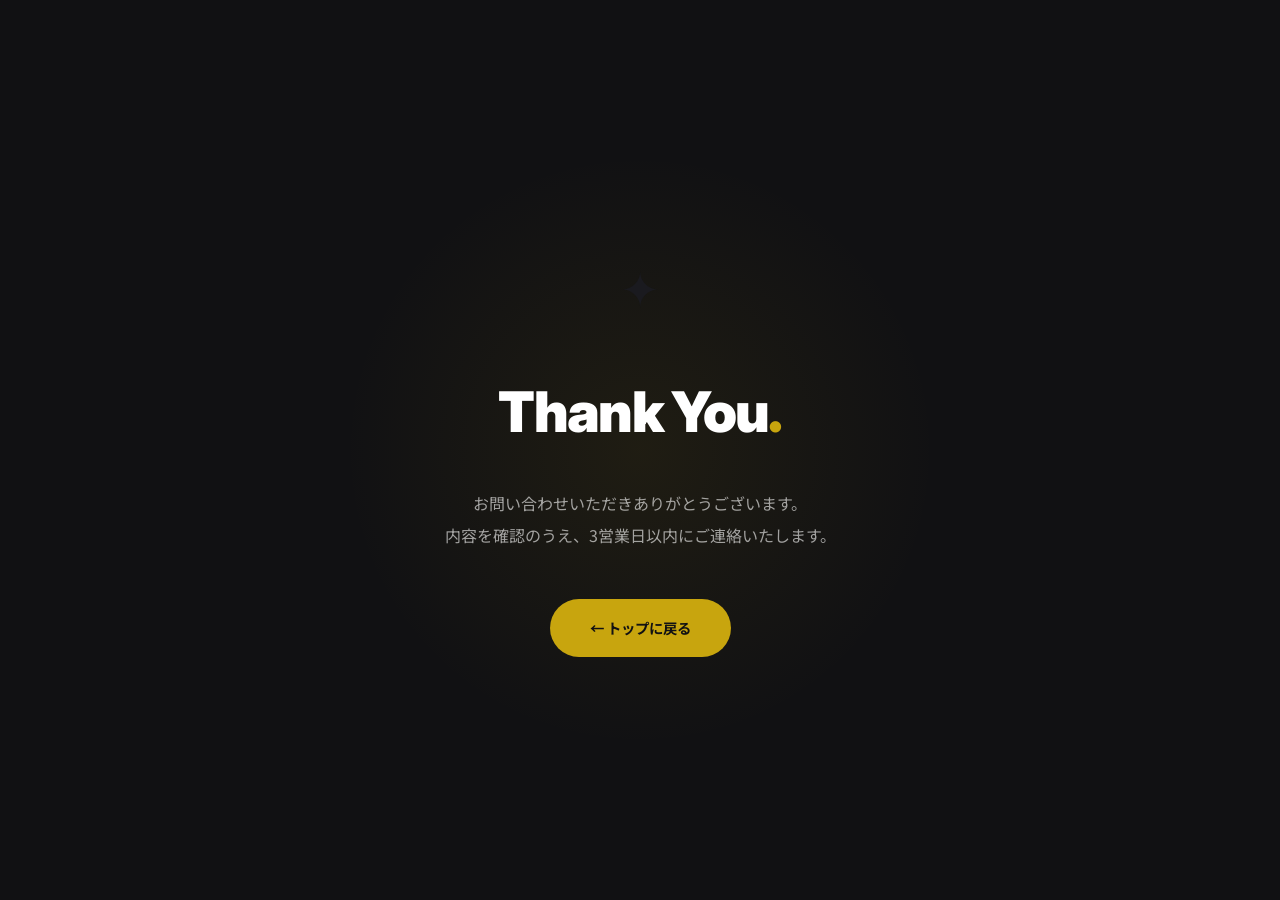
<file: thanks.html>
<!DOCTYPE html>
<html lang="ja">
<head>
  <meta charset="UTF-8" />
  <link rel="icon" href="/favicon.ico" sizes="any" />
  <link rel="icon" href="/favicon.png" type="image/png" />
  <!-- Google tag (gtag.js) -->
  <script async src="https://www.googletagmanager.com/gtag/js?id=G-5LH020EWQ0"></script>
  <script>
    window.dataLayer = window.dataLayer || [];
    function gtag(){dataLayer.push(arguments);}
    gtag('js', new Date());
    gtag('config', 'G-5LH020EWQ0');
    gtag('event', 'contact_form_thanks');
  </script>
  <meta name="viewport" content="width=device-width, initial-scale=1.0" />
  <title>お問い合わせありがとうございます | CTO's Pathfinder</title>
  <meta name="robots" content="noindex" />
  <link rel="preconnect" href="https://fonts.googleapis.com" />
  <link rel="preconnect" href="https://fonts.gstatic.com" crossorigin />
  <link href="https://fonts.googleapis.com/css2?family=Inter:wght@400;700;900&family=Noto+Sans+JP:wght@400;500;700&display=swap" rel="stylesheet" />
  <link rel="stylesheet" href="css/style.css" />
  <style>
    .thanks-section {
      min-height: 100vh;
      background: var(--color-bg-dark);
      display: flex;
      align-items: center;
      justify-content: center;
      text-align: center;
      position: relative;
      overflow: hidden;
    }
    .thanks-bg-gradient {
      position: absolute;
      top: 50%;
      left: 50%;
      transform: translate(-50%, -50%);
      width: 700px;
      height: 700px;
      border-radius: 50%;
      background: radial-gradient(circle, rgba(200, 165, 14, 0.08) 0%, transparent 60%);
    }
    .thanks-content {
      position: relative;
      z-index: 1;
      padding: 40px;
    }
    .thanks-icon {
      font-size: 3rem;
      margin-bottom: 32px;
    }
    .thanks-en {
      font-family: var(--font-en);
      font-size: clamp(2rem, 5vw, 3.5rem);
      font-weight: 900;
      color: #ffffff;
      letter-spacing: -0.03em;
      margin-bottom: 24px;
    }
    .thanks-en .accent { color: var(--color-accent); }
    .thanks-jp {
      font-size: 1rem;
      color: rgba(255, 255, 255, 0.6);
      line-height: 2;
      margin-bottom: 48px;
    }
    .thanks-back {
      display: inline-flex;
      align-items: center;
      gap: 8px;
      background: var(--color-accent);
      color: var(--color-bg-dark);
      font-size: 0.9rem;
      font-weight: 700;
      font-family: var(--font-jp);
      padding: 16px 40px;
      border-radius: 100px;
      transition: var(--transition);
    }
    .thanks-back:hover {
      background: var(--color-accent-light);
      transform: translateY(-2px);
      box-shadow: 0 12px 40px rgba(200, 165, 14, 0.3);
    }
  </style>
</head>
<body>
  <section class="thanks-section">
    <div class="thanks-bg-gradient"></div>
    <div class="thanks-content">
      <div class="thanks-icon">✦</div>
      <div class="thanks-en">Thank You<span class="accent">.</span></div>
      <p class="thanks-jp">
        お問い合わせいただきありがとうございます。<br />
        内容を確認のうえ、3営業日以内にご連絡いたします。
      </p>
      <a href="/" class="thanks-back">← トップに戻る</a>
    </div>
  </section>
</body>
</html>
</file>
<file: css/style.css>
/* ===== Reset & Base ===== */
*,
*::before,
*::after {
  margin: 0;
  padding: 0;
  box-sizing: border-box;
}

:root {
  --color-bg: #ffffff;
  --color-bg-secondary: #f5f5f0;
  --color-bg-dark: #111113;
  --color-bg-card: #ffffff;
  --color-accent: #c8a50e;
  --color-accent-light: #e8c520;
  --color-accent-dim: rgba(200, 165, 14, 0.08);
  --color-text: #1a1a1f;
  --color-text-secondary: #555560;
  --color-text-muted: #8a8a98;
  --color-text-white: #ffffff;
  --color-border: rgba(0, 0, 0, 0.08);
  --color-border-accent: rgba(200, 165, 14, 0.25);
  --font-en: "Inter", sans-serif;
  --font-jp: "Noto Sans JP", sans-serif;
  --radius: 12px;
  --transition: 0.4s cubic-bezier(0.25, 0.46, 0.45, 0.94);
}

html {
  scroll-behavior: smooth;
  font-size: 16px;
}

body {
  font-family: var(--font-jp);
  background: var(--color-bg);
  color: var(--color-text);
  line-height: 1.8;
  overflow-x: hidden;
  -webkit-font-smoothing: antialiased;
}

a {
  color: inherit;
  text-decoration: none;
  transition: var(--transition);
}

img {
  max-width: 100%;
}

/* ===== Utility ===== */
.container {
  max-width: 1200px;
  margin: 0 auto;
  padding: 0 40px;
}

.container-narrow {
  max-width: 900px;
  margin: 0 auto;
  padding: 0 40px;
}

/* ===== Animations ===== */
.fade-in {
  opacity: 0;
  transform: translateY(40px);
  transition: opacity 0.8s cubic-bezier(0.25, 0.46, 0.45, 0.94),
    transform 0.8s cubic-bezier(0.25, 0.46, 0.45, 0.94);
}

.fade-in.is-visible {
  opacity: 1;
  transform: translateY(0);
}

.fade-in-delay-1 { transition-delay: 0.15s; }
.fade-in-delay-2 { transition-delay: 0.3s; }
.fade-in-delay-3 { transition-delay: 0.45s; }
.fade-in-delay-4 { transition-delay: 0.6s; }

@keyframes float {
  0%, 100% { transform: translateY(0); }
  50% { transform: translateY(-20px); }
}

@keyframes gradientShift {
  0% { background-position: 0% 50%; }
  50% { background-position: 100% 50%; }
  100% { background-position: 0% 50%; }
}

@keyframes pulse {
  0%, 100% { opacity: 1; }
  50% { opacity: 0.3; }
}

@keyframes slideIn {
  from { transform: scaleX(0); }
  to { transform: scaleX(1); }
}

/* Shimmer effect for "Pathfinder" text */
.shimmer {
  background: linear-gradient(
    135deg,
    var(--color-accent) 0%,
    #e8d44d 25%,
    var(--color-accent) 50%,
    #f0e06a 75%,
    var(--color-accent) 100%
  );
  background-size: 200% 200%;
  -webkit-background-clip: text;
  -webkit-text-fill-color: transparent;
  background-clip: text;
  animation: shimmer 3s ease-in-out infinite;
}

/* Dark background variant */
.cta-section .shimmer,
.footer .shimmer {
  background: linear-gradient(
    135deg,
    var(--color-accent) 0%,
    #f0e06a 25%,
    var(--color-accent-light) 50%,
    #f5eda0 75%,
    var(--color-accent) 100%
  );
  background-size: 200% 200%;
  -webkit-background-clip: text;
  -webkit-text-fill-color: transparent;
  background-clip: text;
  animation: shimmer 3s ease-in-out infinite;
}

/* ===== Navigation ===== */
.nav {
  position: fixed;
  top: 0;
  left: 0;
  right: 0;
  z-index: 1000;
  padding: 24px 0;
  transition: var(--transition);
}

.nav.scrolled {
  background: rgba(255, 255, 255, 0.92);
  backdrop-filter: blur(24px);
  -webkit-backdrop-filter: blur(24px);
  border-bottom: 1px solid var(--color-border);
  padding: 16px 0;
}

.nav-inner {
  display: flex;
  align-items: center;
  justify-content: space-between;
}

.nav-logo {
  font-family: var(--font-en);
  font-size: 1.35rem;
  font-weight: 900;
  color: var(--color-text);
  letter-spacing: -0.02em;
  position: relative;
}

.nav-logo span {
  background: linear-gradient(
    135deg,
    var(--color-accent) 0%,
    #e8d44d 25%,
    var(--color-accent) 50%,
    #f0e06a 75%,
    var(--color-accent) 100%
  );
  background-size: 200% 200%;
  -webkit-background-clip: text;
  -webkit-text-fill-color: transparent;
  background-clip: text;
  animation: shimmer 3s ease-in-out infinite;
}

@keyframes shimmer {
  0% { background-position: 0% 50%; }
  50% { background-position: 100% 50%; }
  100% { background-position: 0% 50%; }
}

.nav-links {
  display: flex;
  align-items: center;
  gap: 36px;
  list-style: none;
}

.nav-links a {
  font-family: var(--font-en);
  font-size: 0.8rem;
  font-weight: 600;
  color: var(--color-text-secondary);
  letter-spacing: 0.06em;
  text-transform: uppercase;
  transition: var(--transition);
  position: relative;
}

.nav-links a::after {
  content: "";
  position: absolute;
  bottom: -4px;
  left: 0;
  width: 0;
  height: 1.5px;
  background: var(--color-accent);
  transition: var(--transition);
}

.nav-links a:hover {
  color: var(--color-text);
}

.nav-links a:hover::after {
  width: 100%;
}

.nav-cta {
  color: var(--color-bg) !important;
  background: var(--color-text);
  padding: 10px 28px;
  border-radius: 100px;
  font-size: 0.8rem !important;
  transition: var(--transition);
}

.nav-cta::after {
  display: none !important;
}

.nav-cta:hover {
  background: var(--color-accent) !important;
  color: var(--color-bg) !important;
  transform: translateY(-1px);
}

.nav-toggle {
  display: none;
  background: none;
  border: none;
  cursor: pointer;
  padding: 8px;
}

.nav-toggle span {
  display: block;
  width: 24px;
  height: 2px;
  background: var(--color-text);
  margin: 5px 0;
  transition: var(--transition);
}

/* ===== Hero ===== */
.hero {
  min-height: 100vh;
  display: flex;
  align-items: center;
  position: relative;
  overflow: hidden;
  padding: 120px 0 80px;
}

.hero-bg {
  position: absolute;
  inset: 0;
  z-index: 0;
  overflow: hidden;
}

.hero-bg-gradient {
  position: absolute;
  top: -30%;
  right: -20%;
  width: 900px;
  height: 900px;
  border-radius: 50%;
  background: radial-gradient(circle, rgba(200, 165, 14, 0.06) 0%, transparent 70%);
  animation: float 8s ease-in-out infinite;
}

.hero-bg-gradient-2 {
  position: absolute;
  bottom: -20%;
  left: -15%;
  width: 600px;
  height: 600px;
  border-radius: 50%;
  background: radial-gradient(circle, rgba(200, 165, 14, 0.04) 0%, transparent 70%);
  animation: float 10s ease-in-out infinite reverse;
}

.hero-grid {
  position: absolute;
  inset: 0;
  background-image:
    linear-gradient(rgba(0, 0, 0, 0.02) 1px, transparent 1px),
    linear-gradient(90deg, rgba(0, 0, 0, 0.02) 1px, transparent 1px);
  background-size: 100px 100px;
  mask-image: radial-gradient(ellipse at 60% 40%, black 20%, transparent 70%);
  -webkit-mask-image: radial-gradient(ellipse at 60% 40%, black 20%, transparent 70%);
}

.hero-content {
  position: relative;
  z-index: 1;
  width: 100%;
}

.hero-eyecatch {
  font-family: var(--font-en);
  font-size: clamp(4rem, 10vw, 8rem);
  font-weight: 900;
  line-height: 1;
  letter-spacing: -0.04em;
  background: linear-gradient(135deg, var(--color-text) 0%, var(--color-accent) 50%, var(--color-text) 100%);
  background-size: 200% 200%;
  -webkit-background-clip: text;
  -webkit-text-fill-color: transparent;
  background-clip: text;
  animation: gradientShift 6s ease infinite;
  margin-bottom: 40px;
}

.hero-eyecatch .line {
  display: block;
}

.hero-tagline {
  font-size: clamp(1.1rem, 2.5vw, 1.5rem);
  font-weight: 600;
  line-height: 2;
  margin-bottom: 24px;
  max-width: 600px;
}

.hero-tagline .em {
  background: linear-gradient(transparent 60%, rgba(200, 165, 14, 0.2) 60%);
  padding: 0 2px;
}

.hero-description {
  font-size: 0.95rem;
  color: var(--color-text-secondary);
  line-height: 2;
  margin-bottom: 48px;
  max-width: 540px;
}

.hero-actions {
  display: flex;
  gap: 20px;
  align-items: center;
  flex-wrap: wrap;
}

.btn-primary {
  display: inline-flex;
  align-items: center;
  gap: 10px;
  background: var(--color-text);
  color: var(--color-text-white);
  font-size: 0.9rem;
  font-weight: 700;
  padding: 18px 40px;
  border-radius: 100px;
  border: none;
  cursor: pointer;
  transition: var(--transition);
}

.btn-primary:hover {
  background: var(--color-accent);
  color: var(--color-bg);
  transform: translateY(-2px);
  box-shadow: 0 12px 40px rgba(200, 165, 14, 0.25);
}

.btn-ghost {
  display: inline-flex;
  align-items: center;
  gap: 8px;
  color: var(--color-text);
  font-size: 0.9rem;
  font-weight: 600;
  padding: 18px 8px;
  position: relative;
  cursor: pointer;
  transition: var(--transition);
}

.btn-ghost::after {
  content: "";
  position: absolute;
  bottom: 14px;
  left: 8px;
  right: 8px;
  height: 1px;
  background: var(--color-text);
  transition: var(--transition);
}

.btn-ghost:hover {
  color: var(--color-accent);
}

.btn-ghost:hover::after {
  background: var(--color-accent);
}

.hero-scroll {
  position: absolute;
  bottom: 40px;
  left: 50%;
  transform: translateX(-50%);
  z-index: 1;
  display: flex;
  flex-direction: column;
  align-items: center;
  gap: 8px;
}

.hero-scroll span {
  font-family: var(--font-en);
  font-size: 0.65rem;
  font-weight: 600;
  letter-spacing: 0.15em;
  text-transform: uppercase;
  color: var(--color-text-muted);
}

.hero-scroll-line {
  width: 1px;
  height: 40px;
  background: var(--color-border);
  position: relative;
  overflow: hidden;
}

.hero-scroll-line::after {
  content: "";
  position: absolute;
  top: -100%;
  left: 0;
  width: 100%;
  height: 100%;
  background: var(--color-accent);
  animation: scrollLine 2s ease-in-out infinite;
}

@keyframes scrollLine {
  0% { top: -100%; }
  100% { top: 100%; }
}

/* ===== Section Common ===== */
.section {
  padding: 140px 0;
  position: relative;
}

.section-header {
  margin-bottom: 80px;
}

.section-en {
  display: block;
  font-family: var(--font-en);
  font-size: clamp(2.5rem, 5vw, 4rem);
  font-weight: 900;
  letter-spacing: -0.04em;
  line-height: 1.1;
  color: var(--color-text);
  margin-bottom: 20px;
}

.section-en .accent {
  color: var(--color-accent);
}

.section-jp {
  font-size: 0.95rem;
  color: var(--color-text-secondary);
  font-weight: 500;
}

.more-link {
  display: inline-flex;
  align-items: center;
  gap: 12px;
  font-family: var(--font-en);
  font-size: 0.85rem;
  font-weight: 600;
  letter-spacing: 0.04em;
  color: var(--color-text);
  margin-top: 40px;
  position: relative;
  overflow: hidden;
}

.more-link::before {
  content: "";
  position: absolute;
  bottom: -2px;
  left: 0;
  width: 100%;
  height: 1px;
  background: var(--color-text);
  transform: scaleX(1);
  transform-origin: left;
  transition: var(--transition);
}

.more-link::after {
  content: "→";
  transition: var(--transition);
}

.more-link:hover {
  color: var(--color-accent);
}

.more-link:hover::before {
  background: var(--color-accent);
}

.more-link:hover::after {
  transform: translateX(4px);
}

.divider {
  width: 100%;
  height: 1px;
  background: var(--color-border);
  border: none;
  margin: 0;
}

/* ===== Who We Are ===== */
.about-section {
  background: var(--color-bg);
}

.about-layout {
  display: grid;
  grid-template-columns: 1fr 1fr;
  gap: 80px;
  align-items: center;
}

.about-lead {
  font-size: clamp(1.2rem, 2vw, 1.6rem);
  font-weight: 700;
  line-height: 2;
  letter-spacing: 0.02em;
}

.about-lead .em {
  background: linear-gradient(transparent 60%, rgba(200, 165, 14, 0.2) 60%);
  padding: 0 2px;
}

.about-text {
  font-size: 0.95rem;
  color: var(--color-text-secondary);
  line-height: 2.2;
}

.about-text p + p {
  margin-top: 20px;
}

/* ===== Profile ===== */
.profile-section {
  background: var(--color-bg-secondary);
}

.profile-layout {
  display: grid;
  grid-template-columns: 380px 1fr;
  gap: 80px;
  align-items: start;
}

.profile-intro {
  position: sticky;
  top: 120px;
}

.profile-photo {
  width: 240px;
  height: 340px;
  border-radius: var(--radius);
  overflow: hidden;
  margin-bottom: 28px;
  border: 3px solid var(--color-border);
  box-shadow: 0 8px 32px rgba(0, 0, 0, 0.08);
}

.profile-photo img {
  width: 100%;
  height: 100%;
  object-fit: cover;
  object-position: center top;
  transition: transform 0.6s cubic-bezier(0.25, 0.46, 0.45, 0.94);
}

.profile-photo:hover img {
  transform: scale(1.04);
}

.profile-name-en {
  font-family: var(--font-en);
  font-size: 1.8rem;
  font-weight: 900;
  letter-spacing: -0.03em;
  line-height: 1.2;
  margin-bottom: 4px;
}

.profile-name-jp {
  font-size: 0.9rem;
  font-weight: 600;
  color: var(--color-text-secondary);
  margin-bottom: 12px;
}

.profile-role {
  font-size: 0.78rem;
  font-weight: 700;
  color: var(--color-accent);
  letter-spacing: 0.04em;
  margin-bottom: 28px;
}

.profile-bio {
  font-size: 0.9rem;
  color: var(--color-text-secondary);
  line-height: 2.1;
  margin-bottom: 28px;
}

.profile-affiliations {
  display: flex;
  flex-wrap: wrap;
  gap: 8px;
}

.profile-affiliation {
  font-size: 0.72rem;
  font-weight: 600;
  color: var(--color-text-muted);
  background: rgba(0, 0, 0, 0.04);
  padding: 6px 16px;
  border-radius: 100px;
  border: 1px solid var(--color-border);
}

/* Timeline */
.timeline {
  position: relative;
  padding-left: 36px;
}

.timeline::before {
  content: "";
  position: absolute;
  top: 8px;
  bottom: 8px;
  left: 0;
  width: 1px;
  background: var(--color-border);
}

.timeline-item {
  position: relative;
  padding-bottom: 36px;
}

.timeline-item:last-child {
  padding-bottom: 0;
}

.timeline-item::before {
  content: "";
  position: absolute;
  left: -40px;
  top: 8px;
  width: 9px;
  height: 9px;
  border-radius: 50%;
  background: var(--color-bg-secondary);
  border: 2px solid var(--color-border);
  transition: var(--transition);
}

.timeline-item:first-child::before {
  border-color: var(--color-accent);
  background: var(--color-accent);
}

.timeline-year {
  font-family: var(--font-en);
  font-size: 0.75rem;
  font-weight: 800;
  color: var(--color-accent);
  letter-spacing: 0.06em;
  margin-bottom: 6px;
}

.timeline-title {
  font-size: 0.95rem;
  font-weight: 700;
  line-height: 1.5;
  margin-bottom: 4px;
}

.timeline-desc {
  font-size: 0.82rem;
  color: var(--color-text-muted);
  line-height: 1.7;
}

/* ===== Value / Why Pathfinder ===== */
.value-section {
  background: var(--color-bg);
}

.value-statement {
  margin-bottom: 72px;
}

.value-quote {
  font-size: clamp(1.4rem, 3vw, 2rem);
  font-weight: 800;
  line-height: 1.8;
  letter-spacing: -0.01em;
  position: relative;
  padding-left: 28px;
  border-left: 3px solid var(--color-accent);
  color: var(--color-text);
}

.value-grid {
  display: grid;
  grid-template-columns: repeat(2, 1fr);
  gap: 24px;
}

.value-card {
  background: var(--color-bg-secondary);
  border: 1px solid var(--color-border);
  border-radius: var(--radius);
  padding: 44px 36px;
  transition: var(--transition);
  position: relative;
}

.value-card:hover {
  transform: translateY(-4px);
  box-shadow: 0 16px 48px rgba(0, 0, 0, 0.06);
  border-color: var(--color-border-accent);
}

.value-icon {
  font-family: var(--font-en);
  font-size: 2.4rem;
  font-weight: 900;
  color: var(--color-accent);
  letter-spacing: -0.04em;
  line-height: 1;
  margin-bottom: 24px;
  opacity: 0.6;
}

.value-card h3 {
  font-size: 1.15rem;
  font-weight: 800;
  margin-bottom: 16px;
  letter-spacing: -0.01em;
}

.value-card p {
  font-size: 0.92rem;
  color: var(--color-text-secondary);
  line-height: 2;
}

/* ===== Strategy / Services ===== */
.strategy-section {
  background: var(--color-bg-secondary);
}

.strategy-number {
  font-family: var(--font-en);
  font-size: 0.7rem;
  font-weight: 700;
  letter-spacing: 0.15em;
  text-transform: uppercase;
  color: var(--color-accent);
  margin-bottom: 28px;
}

/* AI Hero Card */
.strategy-hero {
  position: relative;
  background: var(--color-bg-dark);
  border-radius: var(--radius);
  overflow: hidden;
  margin-bottom: 24px;
  min-height: 420px;
  display: flex;
  align-items: center;
}

.strategy-hero-bg {
  position: absolute;
  inset: 0;
  overflow: hidden;
}

.strategy-hero-gradient {
  position: absolute;
  top: -30%;
  right: -10%;
  width: 600px;
  height: 600px;
  border-radius: 50%;
  background: radial-gradient(circle, rgba(200, 165, 14, 0.18) 0%, transparent 60%);
  animation: float 8s ease-in-out infinite;
}

.strategy-hero-label {
  position: absolute;
  right: -10px;
  top: 50%;
  transform: translateY(-50%);
  font-family: var(--font-en);
  font-size: clamp(10rem, 20vw, 18rem);
  font-weight: 900;
  color: rgba(255, 255, 255, 0.05);
  letter-spacing: -0.05em;
  line-height: 1;
  user-select: none;
}

.strategy-hero-content {
  position: relative;
  z-index: 1;
  padding: 60px 56px;
  max-width: 720px;
}

.strategy-hero-content .strategy-number {
  color: var(--color-accent);
}

.strategy-hero-content h3 {
  font-size: 2.2rem;
  font-weight: 900;
  color: var(--color-text-white);
  margin-bottom: 8px;
  letter-spacing: -0.02em;
}

.strategy-hero-content .en {
  display: block;
  font-family: var(--font-en);
  font-size: 0.85rem;
  font-weight: 600;
  color: rgba(255, 255, 255, 0.55);
  letter-spacing: 0.04em;
  margin-bottom: 28px;
}

.strategy-hero-content p {
  font-size: 1rem;
  color: rgba(255, 255, 255, 0.8);
  line-height: 2;
  margin-bottom: 36px;
}

.strategy-hero-items {
  display: grid;
  grid-template-columns: repeat(3, 1fr);
  gap: 20px;
  margin-bottom: 32px;
}

.strategy-hero-item {
  padding: 24px;
  background: rgba(255, 255, 255, 0.06);
  border: 1px solid rgba(255, 255, 255, 0.1);
  border-radius: 10px;
}

.strategy-hero-item-title {
  font-family: var(--font-en);
  font-size: 0.78rem;
  font-weight: 800;
  letter-spacing: 0.1em;
  text-transform: uppercase;
  color: var(--color-accent);
  margin-bottom: 10px;
}

.strategy-hero-item-desc {
  font-size: 0.85rem;
  color: rgba(255, 255, 255, 0.7);
  line-height: 1.7;
}

.strategy-hero-content .strategy-tags .strategy-tag {
  color: rgba(255, 255, 255, 0.6);
  background: rgba(255, 255, 255, 0.06);
  border-color: rgba(255, 255, 255, 0.12);
  font-size: 0.78rem;
  padding: 8px 18px;
}

/* Sub Cards */
.strategy-sub-grid {
  display: grid;
  grid-template-columns: repeat(2, 1fr);
  gap: 24px;
}

.strategy-sub-card {
  background: var(--color-bg-card);
  border: 1px solid var(--color-border);
  border-radius: var(--radius);
  padding: 44px 40px;
  position: relative;
  transition: var(--transition);
  overflow: hidden;
}

.strategy-sub-card::before {
  content: "";
  position: absolute;
  top: 0;
  left: 0;
  right: 0;
  height: 3px;
  background: var(--color-accent);
  transform: scaleX(0);
  transform-origin: left;
  transition: var(--transition);
}

.strategy-sub-card:hover {
  transform: translateY(-4px);
  box-shadow: 0 16px 48px rgba(0, 0, 0, 0.06);
}

.strategy-sub-card:hover::before {
  transform: scaleX(1);
}

.strategy-sub-card h3 {
  font-size: 1.35rem;
  font-weight: 800;
  margin-bottom: 8px;
  letter-spacing: -0.01em;
}

.strategy-sub-card .en {
  display: block;
  font-family: var(--font-en);
  font-size: 0.8rem;
  font-weight: 600;
  color: var(--color-text-muted);
  letter-spacing: 0.04em;
  margin-bottom: 24px;
}

.strategy-sub-card p {
  font-size: 0.95rem;
  color: var(--color-text-secondary);
  line-height: 2;
}

.strategy-tags {
  display: flex;
  flex-wrap: wrap;
  gap: 8px;
  margin-top: 28px;
}

.strategy-tag {
  font-size: 0.72rem;
  font-weight: 500;
  color: var(--color-text-muted);
  background: rgba(0, 0, 0, 0.03);
  padding: 6px 16px;
  border-radius: 100px;
  border: 1px solid var(--color-border);
}

/* ===== Compass / Method ===== */
.compass-section {
  background: var(--color-bg-secondary);
  color: var(--color-text);
}

.compass-section .section-en {
  color: var(--color-text);
}

.compass-section .section-jp {
  color: var(--color-text-secondary);
}

.compass-intro {
  max-width: 640px;
  margin-bottom: 80px;
}

.compass-intro p {
  font-size: 0.95rem;
  color: var(--color-text-secondary);
  line-height: 2.2;
  margin-top: 24px;
}

/* Compass cross layout */
.compass-layout {
  display: grid;
  grid-template-columns: 1fr 160px 1fr;
  grid-template-rows: auto auto auto;
  grid-template-areas:
    "north  north  north"
    "west   center east "
    "south  south  south";
  gap: 24px;
  align-items: center;
  justify-items: center;
  max-width: 1100px;
  margin: 0 auto;
}

.compass-n { grid-area: north; max-width: 700px; }
.compass-e { grid-area: east; }
.compass-s { grid-area: south; max-width: 700px; }
.compass-w { grid-area: west; }
.compass-center { grid-area: center; }

.compass-card {
  background: var(--color-bg-card);
  padding: 36px 32px;
  transition: var(--transition);
  position: relative;
  border: 1px solid var(--color-border);
  border-radius: var(--radius);
  box-shadow: 0 1px 3px rgba(0, 0, 0, 0.04);
  width: 100%;
}

.compass-card:hover {
  transform: translateY(-4px);
  box-shadow: 0 16px 48px rgba(0, 0, 0, 0.06);
  border-color: var(--color-border-accent);
}

/* Compass Rose */
.compass-center {
  display: flex;
  align-items: center;
  justify-content: center;
}

.compass-rose {
  width: 120px;
  height: 120px;
  position: relative;
  border-radius: 50%;
}

.compass-rose-ring {
  position: absolute;
  inset: 0;
  border-radius: 50%;
  border: 2px solid var(--color-border);
}

.compass-rose-ring::after {
  content: "";
  position: absolute;
  inset: 10px;
  border-radius: 50%;
  border: 1px solid var(--color-border);
}

.compass-rose-crosshair {
  position: absolute;
  top: 0;
  left: 50%;
  width: 1px;
  height: 100%;
  background: var(--color-border);
  transform: translateX(-50%);
}

.compass-rose-crosshair-h {
  top: 50%;
  left: 0;
  width: 100%;
  height: 1px;
  transform: translateY(-50%);
}

.compass-rose-needle {
  position: absolute;
  top: 50%;
  left: 50%;
  width: 2px;
  height: 40px;
  background: linear-gradient(to top, var(--color-text-muted), var(--color-accent));
  transform: translate(-50%, -100%) rotate(-25deg);
  transform-origin: bottom center;
  border-radius: 1px;
  animation: needleSway 6s ease-in-out infinite;
}

@keyframes needleSway {
  0%, 100% { transform: translate(-50%, -100%) rotate(-25deg); }
  50% { transform: translate(-50%, -100%) rotate(-15deg); }
}

.compass-rose-label {
  position: absolute;
  font-family: var(--font-en);
  font-size: 0.65rem;
  font-weight: 800;
  color: var(--color-text-muted);
  letter-spacing: 0.05em;
}

.compass-rose-n { top: -22px; left: 50%; transform: translateX(-50%); color: var(--color-accent); }
.compass-rose-e { right: -18px; top: 50%; transform: translateY(-50%); }
.compass-rose-s { bottom: -22px; left: 50%; transform: translateX(-50%); }
.compass-rose-w { left: -20px; top: 50%; transform: translateY(-50%); }

.compass-rose-center-dot {
  position: absolute;
  top: 50%;
  left: 50%;
  width: 8px;
  height: 8px;
  background: var(--color-accent);
  border-radius: 50%;
  transform: translate(-50%, -50%);
  box-shadow: 0 0 8px rgba(200, 165, 14, 0.4);
}

.compass-direction {
  display: inline-flex;
  align-items: center;
  gap: 12px;
  margin-bottom: 20px;
}

.compass-direction .arrow {
  width: 36px;
  height: 36px;
  display: flex;
  align-items: center;
  justify-content: center;
  border: 1.5px solid var(--color-accent);
  border-radius: 8px;
  font-family: var(--font-en);
  font-size: 0.85rem;
  font-weight: 800;
  color: var(--color-accent);
}

.compass-direction .dir-label {
  font-family: var(--font-en);
  font-size: 0.7rem;
  font-weight: 700;
  color: var(--color-text-muted);
  letter-spacing: 0.12em;
  text-transform: uppercase;
}

.compass-card h3 {
  font-family: var(--font-en);
  font-size: 1.15rem;
  font-weight: 700;
  margin-bottom: 14px;
  color: var(--color-text);
}

.compass-card p {
  font-size: 0.88rem;
  color: var(--color-text-secondary);
  line-height: 1.9;
}

/* ===== Cases / Interview ===== */
.cases-section {
  background: var(--color-bg);
}

/* Carousel */
.carousel {
  position: relative;
  overflow: hidden;
}

.carousel-track {
  display: flex;
  transition: transform 0.5s cubic-bezier(0.25, 0.46, 0.45, 0.94);
}

.case-card {
  min-width: 100%;
  max-width: 100%;
  flex-shrink: 0;
  border: 1px solid var(--color-border);
  border-radius: var(--radius);
  overflow: hidden;
  transition: var(--transition);
  cursor: default;
  display: grid;
  grid-template-columns: 280px 1fr;
}

.carousel-btn {
  position: absolute;
  top: 50%;
  transform: translateY(-50%);
  z-index: 10;
  width: 48px;
  height: 48px;
  border-radius: 50%;
  border: 1.5px solid var(--color-border);
  background: var(--color-bg-card);
  color: var(--color-text);
  font-size: 1.1rem;
  cursor: pointer;
  transition: var(--transition);
  display: flex;
  align-items: center;
  justify-content: center;
  box-shadow: 0 4px 16px rgba(0, 0, 0, 0.06);
}

.carousel-btn:hover {
  border-color: var(--color-accent);
  color: var(--color-accent);
  box-shadow: 0 4px 20px rgba(0, 0, 0, 0.1);
}

.carousel-prev { left: -24px; }
.carousel-next { right: -24px; }

.carousel-dots {
  display: flex;
  justify-content: center;
  gap: 10px;
  margin-top: 32px;
}

.carousel-dot {
  width: 10px;
  height: 10px;
  border-radius: 50%;
  background: var(--color-border);
  border: none;
  cursor: pointer;
  transition: var(--transition);
  padding: 0;
}

.carousel-dot.is-active {
  background: var(--color-accent);
  transform: scale(1.2);
}

.case-card:hover {
  transform: translateY(-6px);
  box-shadow: 0 20px 60px rgba(0, 0, 0, 0.08);
}

.case-card:hover .case-visual {
  transform: scale(1.05);
}

.case-visual-wrap {
  overflow: hidden;
  height: auto;
  min-height: 280px;
  position: relative;
}

.case-visual {
  width: 100%;
  height: 100%;
  transition: transform 0.6s cubic-bezier(0.25, 0.46, 0.45, 0.94);
}

.case-visual-1 {
  background: linear-gradient(135deg, #f5f0e6 0%, #e8dcc8 100%);
}

.case-visual-2 {
  background: linear-gradient(135deg, #e6ecf5 0%, #c8d8e8 100%);
}

.case-visual-3 {
  background: linear-gradient(135deg, #e6f5ee 0%, #c8e8d8 100%);
}

.case-visual-4 {
  background: linear-gradient(135deg, #f5e6f0 0%, #e0c8e8 100%);
}

.case-visual-inner {
  width: 100%;
  height: 100%;
  display: flex;
  align-items: center;
  justify-content: center;
}

.case-visual-label {
  font-family: var(--font-en);
  font-size: 2.5rem;
  font-weight: 900;
  color: rgba(0, 0, 0, 0.06);
  letter-spacing: -0.03em;
}

.case-kpi {
  text-align: center;
}

.case-kpi-number {
  display: block;
  font-family: var(--font-en);
  font-size: 3.5rem;
  font-weight: 900;
  letter-spacing: -0.04em;
  line-height: 1;
  color: var(--color-text);
}

.case-kpi-unit {
  display: block;
  font-family: var(--font-en);
  font-size: 0.8rem;
  font-weight: 600;
  color: var(--color-text-muted);
  letter-spacing: 0.06em;
  text-transform: uppercase;
  margin-top: 8px;
}

.case-body {
  padding: 32px 28px;
}

.case-meta {
  display: flex;
  align-items: center;
  gap: 12px;
  margin-bottom: 16px;
}

.case-category {
  font-family: var(--font-en);
  font-size: 0.65rem;
  font-weight: 700;
  letter-spacing: 0.1em;
  text-transform: uppercase;
  color: var(--color-accent);
  background: var(--color-accent-dim);
  padding: 4px 12px;
  border-radius: 100px;
}

.case-plan {
  font-size: 0.7rem;
  font-weight: 600;
  color: var(--color-text-muted);
}

.case-card h3 {
  font-size: 1rem;
  font-weight: 700;
  line-height: 1.6;
  margin-bottom: 16px;
}

.case-challenge {
  font-size: 0.82rem;
  color: var(--color-text-muted);
  line-height: 1.7;
  padding-bottom: 16px;
  border-bottom: 1px solid var(--color-border);
  margin-bottom: 16px;
}

.case-results {
  list-style: none;
}

.case-results li {
  font-size: 0.82rem;
  color: var(--color-text-secondary);
  padding: 5px 0 5px 20px;
  position: relative;
  line-height: 1.7;
}

.case-results li::before {
  content: "→";
  position: absolute;
  left: 0;
  color: var(--color-accent);
  font-weight: 700;
  font-size: 0.75rem;
}

/* ===== Pricing ===== */
.pricing-section {
  background: var(--color-bg-secondary);
}

.pricing-note {
  font-size: 0.95rem;
  color: var(--color-text-secondary);
  line-height: 2;
  max-width: 560px;
  margin-bottom: 60px;
}

.pricing-grid {
  display: grid;
  grid-template-columns: repeat(3, 1fr);
  gap: 24px;
}

.pricing-two-col {
  display: grid;
  grid-template-columns: repeat(2, 1fr);
  gap: 32px;
  margin-bottom: 48px;
}

.pricing-three-col {
  display: grid;
  grid-template-columns: repeat(3, 1fr);
  gap: 24px;
  margin-bottom: 48px;
}

.pricing-card-note {
  font-size: 0.82rem;
  color: var(--color-text-muted);
  line-height: 1.8;
  margin-bottom: 28px;
  padding-top: 16px;
  border-top: 1px solid var(--color-border);
}

.pricing-custom-label {
  font-family: var(--font-en);
  font-size: 2rem;
  font-weight: 900;
  color: var(--color-text);
  letter-spacing: -0.03em;
  margin-bottom: 16px;
  line-height: 1.3;
}

.pricing-custom-desc {
  font-size: 0.9rem;
  color: var(--color-text-secondary);
  line-height: 1.9;
  margin-bottom: 24px;
}

.pricing-engagement {
  font-family: var(--font-en);
  font-size: 1.5rem;
  font-weight: 900;
  color: var(--color-accent);
  letter-spacing: -0.02em;
  margin-bottom: 28px;
  line-height: 1.3;
}

.pricing-free {
  margin-top: 16px;
}

.pricing-free-inner {
  display: flex;
  align-items: center;
  justify-content: space-between;
  gap: 40px;
  background: var(--color-accent-dim);
  border: 1px solid var(--color-border-accent);
  border-radius: var(--radius);
  padding: 36px 44px;
}

.pricing-free-title {
  font-size: 1.1rem;
  font-weight: 800;
  margin-bottom: 8px;
}

.pricing-free-inner p {
  font-size: 0.88rem;
  color: var(--color-text-secondary);
  line-height: 1.7;
}

.pricing-card {
  background: var(--color-bg-card);
  border: 1px solid var(--color-border);
  border-radius: var(--radius);
  padding: 44px 36px;
  transition: var(--transition);
  position: relative;
}

.pricing-card:hover {
  transform: translateY(-4px);
  box-shadow: 0 20px 60px rgba(0, 0, 0, 0.06);
}

.pricing-card.featured {
  border-color: var(--color-accent);
}

.pricing-card.featured::after {
  content: "";
  position: absolute;
  top: 0;
  left: 0;
  right: 0;
  height: 3px;
  background: var(--color-accent);
  border-radius: var(--radius) var(--radius) 0 0;
}

.pricing-badge {
  position: absolute;
  top: -12px;
  right: 28px;
  background: var(--color-accent);
  color: var(--color-bg);
  font-family: var(--font-en);
  font-size: 0.6rem;
  font-weight: 800;
  letter-spacing: 0.12em;
  text-transform: uppercase;
  padding: 5px 16px;
  border-radius: 100px;
}

.pricing-plan-name {
  font-size: 1.15rem;
  font-weight: 800;
  margin-bottom: 6px;
}

.pricing-target {
  font-size: 0.78rem;
  color: var(--color-text-muted);
  margin-bottom: 28px;
  line-height: 1.6;
}

.pricing-amount {
  display: flex;
  align-items: baseline;
  gap: 2px;
  margin-bottom: 4px;
}

.pricing-amount .yen {
  font-family: var(--font-en);
  font-size: 1rem;
  font-weight: 700;
  color: var(--color-text);
}

.pricing-amount .number {
  font-family: var(--font-en);
  font-size: 2.8rem;
  font-weight: 900;
  color: var(--color-text);
  letter-spacing: -0.04em;
  line-height: 1;
}

.pricing-amount .unit {
  font-size: 0.82rem;
  color: var(--color-text-muted);
  margin-left: 4px;
}

.pricing-tax {
  font-size: 0.72rem;
  color: var(--color-text-muted);
  margin-bottom: 32px;
}

.pricing-features {
  list-style: none;
  margin-bottom: 36px;
}

.pricing-features li {
  font-size: 0.82rem;
  color: var(--color-text-secondary);
  padding: 10px 0;
  padding-left: 20px;
  position: relative;
  border-bottom: 1px solid var(--color-border);
}

.pricing-features li:last-child {
  border-bottom: none;
}

.pricing-features li::before {
  content: "—";
  position: absolute;
  left: 0;
  color: var(--color-accent);
  font-weight: 700;
  font-size: 0.8rem;
}

.pricing-btn {
  display: block;
  width: 100%;
  text-align: center;
  padding: 14px;
  border-radius: 100px;
  font-size: 0.85rem;
  font-weight: 700;
  font-family: var(--font-jp);
  border: 1.5px solid var(--color-text);
  color: var(--color-text);
  background: transparent;
  cursor: pointer;
  transition: var(--transition);
}

.pricing-btn:hover {
  background: var(--color-text);
  color: var(--color-text-white);
}

.pricing-card.featured .pricing-btn {
  background: var(--color-text);
  color: var(--color-text-white);
  border-color: var(--color-text);
}

.pricing-card.featured .pricing-btn:hover {
  background: var(--color-accent);
  border-color: var(--color-accent);
}

/* ===== FAQ ===== */
.faq-section {
  background: var(--color-bg);
}

.faq-layout {
  display: grid;
  grid-template-columns: 300px 1fr;
  gap: 80px;
  align-items: start;
}

.faq-list {
  border-top: 1px solid var(--color-border);
}

.faq-item {
  border-bottom: 1px solid var(--color-border);
}

.faq-question {
  width: 100%;
  background: none;
  border: none;
  color: var(--color-text);
  font-family: var(--font-jp);
  font-size: 0.95rem;
  font-weight: 600;
  text-align: left;
  padding: 28px 48px 28px 0;
  cursor: pointer;
  position: relative;
  transition: var(--transition);
  line-height: 1.6;
}

.faq-question:hover {
  color: var(--color-accent);
}

.faq-question::after {
  content: "+";
  position: absolute;
  right: 0;
  top: 50%;
  transform: translateY(-50%);
  font-family: var(--font-en);
  font-size: 1.4rem;
  font-weight: 300;
  color: var(--color-text-muted);
  transition: var(--transition);
}

.faq-item.is-open .faq-question::after {
  content: "−";
  color: var(--color-accent);
}

.faq-answer {
  max-height: 0;
  overflow: hidden;
  transition: max-height 0.4s cubic-bezier(0.25, 0.46, 0.45, 0.94);
}

.faq-answer-inner {
  padding: 0 0 28px 0;
  font-size: 0.88rem;
  color: var(--color-text-secondary);
  line-height: 2;
}

/* ===== CTA / Contact ===== */
.cta-section {
  background: var(--color-bg-dark);
  color: var(--color-text-white);
  padding: 160px 0;
  text-align: center;
  position: relative;
  overflow: hidden;
}

.cta-bg {
  position: absolute;
  inset: 0;
  overflow: hidden;
}

.cta-bg-gradient {
  position: absolute;
  top: 50%;
  left: 50%;
  transform: translate(-50%, -50%);
  width: 800px;
  height: 800px;
  border-radius: 50%;
  background: radial-gradient(circle, rgba(200, 165, 14, 0.08) 0%, transparent 60%);
  animation: float 8s ease-in-out infinite;
}

.cta-content {
  position: relative;
  z-index: 1;
}

.cta-en {
  font-family: var(--font-en);
  font-size: clamp(2rem, 5vw, 3.5rem);
  font-weight: 900;
  letter-spacing: -0.03em;
  margin-bottom: 24px;
}

.cta-jp {
  font-size: 1.05rem;
  color: rgba(255, 255, 255, 0.6);
  margin-bottom: 48px;
  line-height: 2;
}

.cta-actions {
  display: flex;
  flex-direction: column;
  align-items: center;
  gap: 20px;
}

.btn-cta {
  display: inline-flex;
  align-items: center;
  gap: 10px;
  background: var(--color-accent);
  color: var(--color-bg-dark);
  font-size: 0.95rem;
  font-weight: 700;
  font-family: var(--font-jp);
  padding: 18px 48px;
  border-radius: 100px;
  border: none;
  cursor: pointer;
  transition: var(--transition);
}

.btn-cta:hover {
  background: var(--color-accent-light);
  transform: translateY(-2px);
  box-shadow: 0 12px 40px rgba(200, 165, 14, 0.3);
}

.cta-email {
  font-family: var(--font-en);
  font-size: 0.9rem;
  font-weight: 500;
  color: rgba(255, 255, 255, 0.4);
  letter-spacing: 0.02em;
  transition: var(--transition);
}

.cta-email:hover {
  color: var(--color-accent);
}

/* ===== Contact Form ===== */
.contact-divider {
  display: flex;
  align-items: center;
  gap: 20px;
  margin: 64px auto 48px;
  max-width: 640px;
  color: rgba(255, 255, 255, 0.5);
  font-size: 0.85rem;
  letter-spacing: 0.05em;
}

.contact-divider::before,
.contact-divider::after {
  content: '';
  flex: 1;
  height: 1px;
  background: rgba(255, 255, 255, 0.1);
}

.contact-form {
  max-width: 720px;
  margin: 0 auto;
  text-align: left;
  display: flex;
  flex-direction: column;
  gap: 20px;
}

.contact-form-row {
  display: grid;
  grid-template-columns: 1fr 1fr;
  gap: 20px;
}

.contact-form-group {
  display: flex;
  flex-direction: column;
  gap: 8px;
}

.contact-form-group label {
  font-size: 0.8rem;
  font-weight: 600;
  color: rgba(255, 255, 255, 0.85);
  letter-spacing: 0.05em;
}

.contact-form-group input,
.contact-form-group textarea {
  background: rgba(255, 255, 255, 0.05);
  border: 1px solid rgba(255, 255, 255, 0.1);
  border-radius: 8px;
  padding: 14px 18px;
  color: #ffffff;
  font-family: var(--font-jp);
  font-size: 0.95rem;
  transition: var(--transition);
  outline: none;
  resize: vertical;
}

.contact-form-group input::placeholder,
.contact-form-group textarea::placeholder {
  color: rgba(255, 255, 255, 0.35);
}

.contact-form-group input:focus,
.contact-form-group textarea:focus {
  border-color: var(--color-accent);
  background: rgba(200, 165, 14, 0.05);
}

.contact-form-submit {
  align-self: center;
  margin-top: 8px;
}

/* ===== Footer ===== */
.footer {
  background: var(--color-bg-dark);
  color: rgba(255, 255, 255, 0.4);
  padding: 40px 0;
  border-top: 1px solid rgba(255, 255, 255, 0.06);
}

.footer-inner {
  display: flex;
  align-items: center;
  justify-content: space-between;
}

.footer-copy {
  font-size: 0.75rem;
  font-family: var(--font-en);
  letter-spacing: 0.02em;
}

.footer-links {
  display: flex;
  gap: 28px;
  list-style: none;
}

.footer-links a {
  font-size: 0.75rem;
  font-family: var(--font-en);
  color: rgba(255, 255, 255, 0.4);
  letter-spacing: 0.04em;
  text-transform: uppercase;
}

.footer-links a:hover {
  color: var(--color-accent);
}

/* ===== Responsive ===== */
@media (max-width: 960px) {
  .container, .container-narrow {
    padding: 0 24px;
  }

  .section {
    padding: 100px 0;
  }

  .about-layout {
    grid-template-columns: 1fr;
    gap: 40px;
  }

  .profile-layout {
    grid-template-columns: 1fr;
    gap: 48px;
  }

  .profile-intro {
    position: static;
  }

  .value-grid {
    grid-template-columns: 1fr;
  }

  .strategy-hero-content {
    padding: 40px 28px;
  }

  .strategy-hero-items {
    grid-template-columns: 1fr;
  }

  .strategy-hero-label {
    display: none;
  }

  .strategy-sub-grid {
    grid-template-columns: 1fr;
  }

  .compass-layout {
    grid-template-columns: 1fr;
    grid-template-areas:
      "north"
      "east"
      "south"
      "west";
    max-width: 480px;
  }

  .compass-center {
    display: none;
  }

  .pricing-grid,
  .pricing-two-col,
  .pricing-three-col {
    grid-template-columns: 1fr;
    max-width: 480px;
  }

  .case-card {
    grid-template-columns: 1fr;
  }

  .case-visual-wrap {
    min-height: 180px;
  }

  .carousel-prev { left: 8px; }
  .carousel-next { right: 8px; }

  .carousel-btn {
    width: 40px;
    height: 40px;
    font-size: 0.9rem;
  }

  .pricing-free-inner {
    flex-direction: column;
    text-align: center;
  }

  .faq-layout {
    grid-template-columns: 1fr;
    gap: 40px;
  }

  .nav-links {
    display: none;
    position: fixed;
    top: 0;
    left: 0;
    width: 100vw;
    height: 100vh;
    background: rgba(255, 255, 255, 0.98);
    backdrop-filter: blur(24px);
    -webkit-backdrop-filter: blur(24px);
    flex-direction: column;
    align-items: center;
    justify-content: center;
    gap: 36px;
    z-index: 1000;
    overflow-y: auto;
  }

  .nav-links.is-open {
    display: flex;
  }

  .nav-links a {
    font-size: 1.1rem;
  }

  .nav-toggle {
    display: block;
    z-index: 1001;
  }

  .hero-eyecatch {
    font-size: clamp(2.5rem, 9vw, 4.5rem);
  }

  .hero-actions {
    flex-direction: column;
    align-items: flex-start;
  }

  .footer-inner {
    flex-direction: column;
    gap: 16px;
    text-align: center;
  }

  .cta-section {
    padding: 100px 0;
  }

  .contact-form-row {
    grid-template-columns: 1fr;
  }
}

@media (max-width: 600px) {
  .container, .container-narrow {
    padding: 0 16px;
  }

  .strategy-card {
    padding: 40px 24px;
  }

  .compass-card {
    padding: 36px 24px;
  }

  .section-en {
    font-size: clamp(2rem, 8vw, 3rem);
  }
}
</file>
